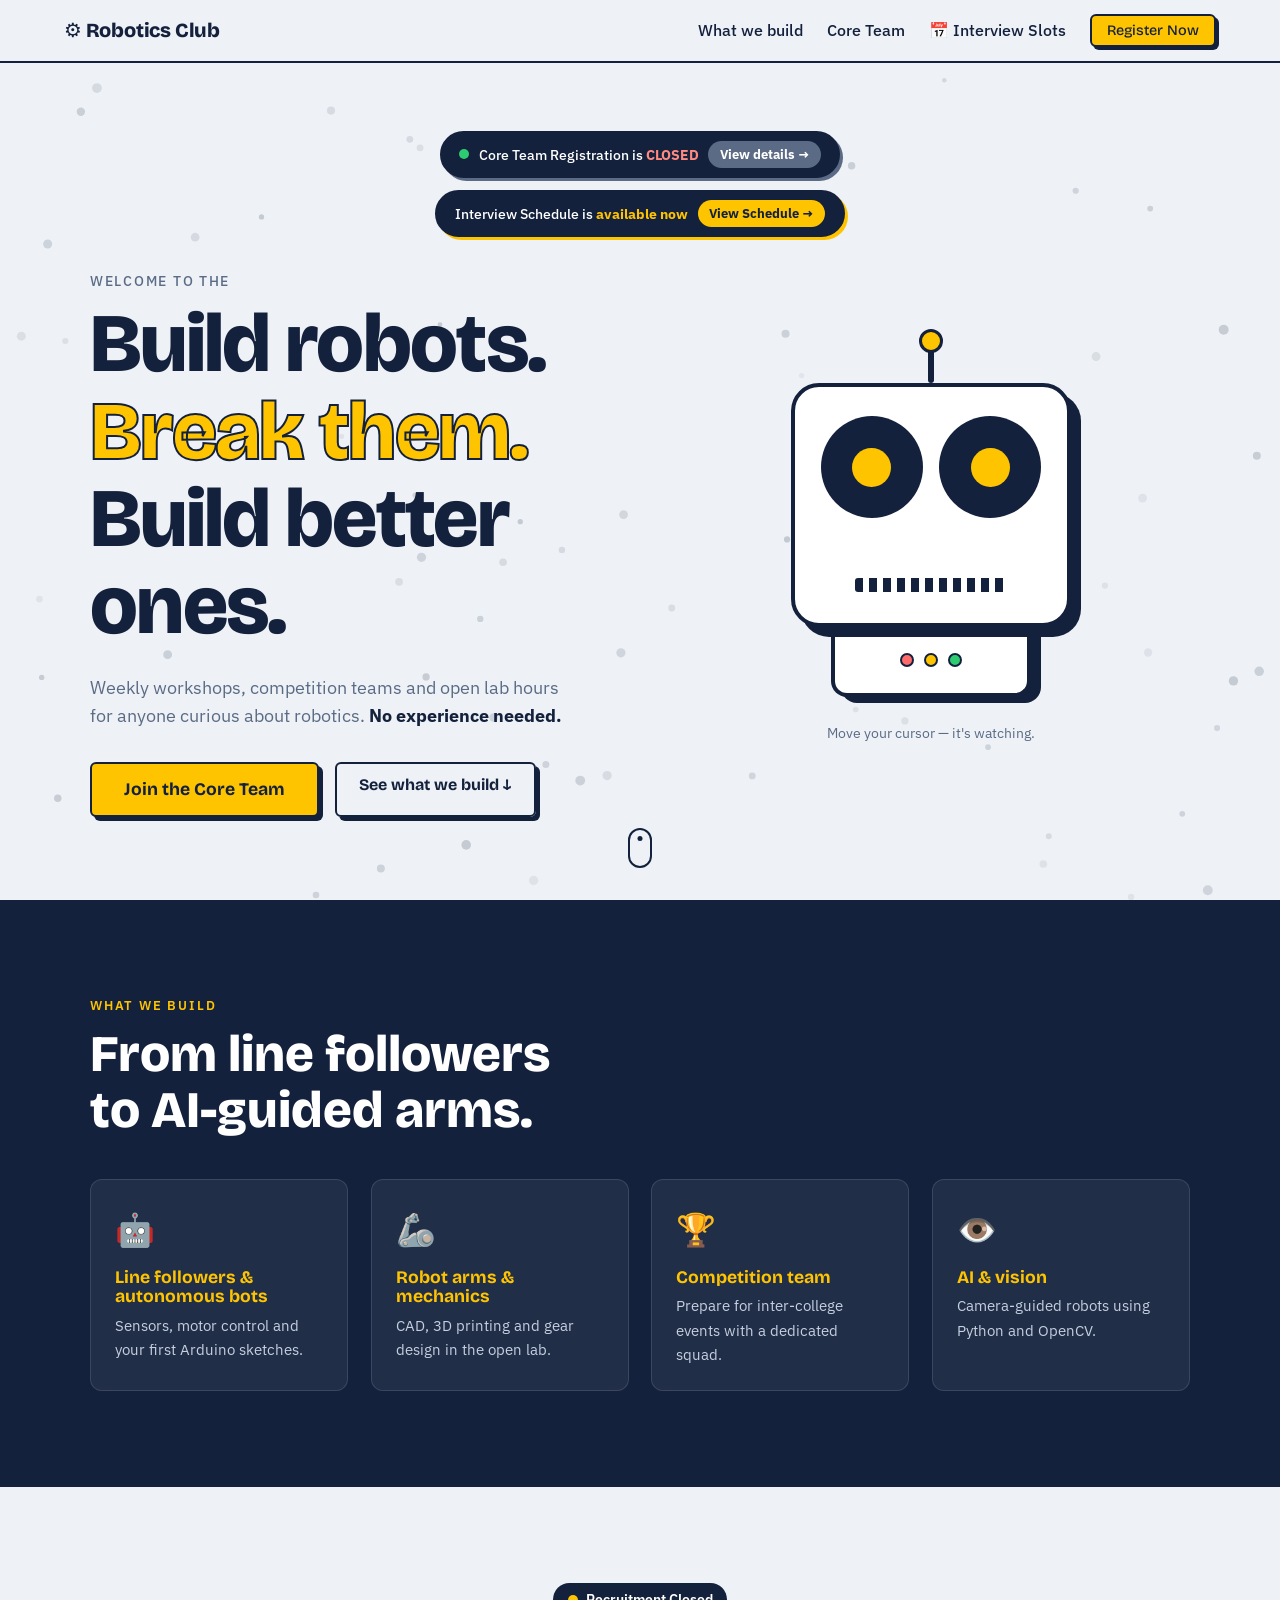
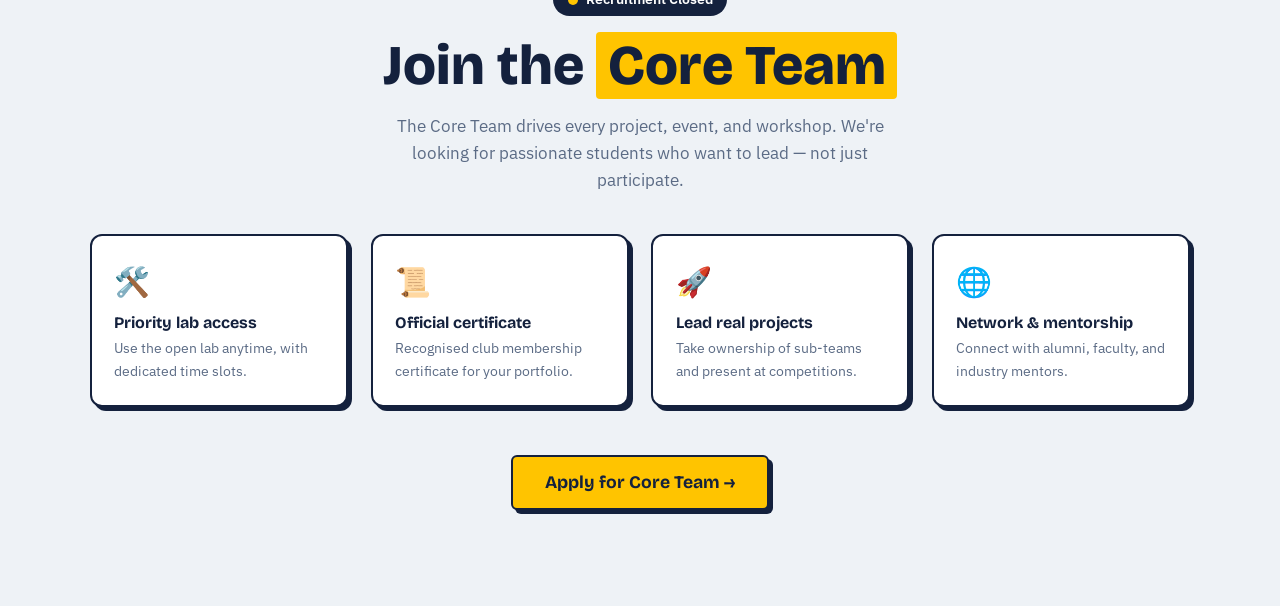
<file: index.html>
<!DOCTYPE html>
<html lang="en" data-theme="light">
<head>
<meta charset="UTF-8">
<meta name="viewport" content="width=device-width, initial-scale=1">
<title>Robotics Club — Build. Break. Build Better.</title>
<link rel="preconnect" href="https://fonts.googleapis.com">
<link href="https://fonts.googleapis.com/css2?family=Bricolage+Grotesque:wght@500;700;800&family=IBM+Plex+Sans:wght@400;500&display=swap" rel="stylesheet">
<link rel="stylesheet" href="landing.css">
<link rel="stylesheet" href="navigation.css">
</head>
<body>

<canvas id="particleCanvas" aria-hidden="true"></canvas>

<!-- ── Nav ── -->
<header class="top">
  <a class="brand" href="index.html">⚙ Robotics Club</a>
  <button class="menu-toggle" type="button" aria-label="Open navigation menu" aria-expanded="false" aria-controls="site-nav">
    <span></span>
    <span></span>
  </button>
  <nav id="site-nav" aria-label="Main navigation">
    <a href="#about">What we build</a>
    <a href="#team">Core Team</a>
    <a href="interview.html">📅 Interview Slots</a>
    <a href="register.html" class="btn small">Register Now</a>
  </nav>
</header>

<!-- ── Hero ── -->
<section class="hero" id="home">

  <div class="announcement-stack">
    <div class="reg-banner reveal" id="registrationBanner" aria-label="Registration open until 11 PM today">
      <span class="pulse-dot"></span>
      <span class="banner-text" id="registrationBannerText">Core Team Registration is&nbsp;<strong>OPEN until 11 PM today</strong></span>
      <a href="register.html" class="banner-cta" id="registrationBannerCta">Apply →</a>
    </div>
    <div class="reg-banner interview-banner reveal" id="interviewAnnouncement" aria-label="Interview schedule will be shared at 4 PM today">
      <span class="banner-text" id="interviewAnnouncementText">Interview Schedule will be shared at <strong>4 PM today</strong></span>
      <a href="interview.html" class="banner-cta" id="interviewAnnouncementCta" hidden>View Schedule →</a>
    </div>
  </div>

  <div class="hero-grid">
    <div class="hero-text">
      <p class="eyebrow reveal reveal-delay-1">Welcome to the</p>
      <h1 class="reveal reveal-delay-2">Build robots.<br><span class="highlight">Break them.</span><br>Build better ones.</h1>
      <p class="sub reveal reveal-delay-3">Weekly workshops, competition teams and open lab hours for anyone curious about robotics. <strong>No experience needed.</strong></p>

      <div class="hero-actions reveal reveal-delay-4">
        <a href="register.html" class="btn big">Join the Core Team</a>
        <a href="#about" class="btn ghost">See what we build ↓</a>
      </div>
    </div>

    <!-- Animated robot -->
    <div class="bot-wrap reveal reveal-delay-3">
      <div class="bot" id="bot" aria-hidden="true">
        <div class="antenna"><span class="antenna-ball"></span></div>
        <div class="head">
          <div class="eye"><span class="pupil"></span></div>
          <div class="eye"><span class="pupil"></span></div>
          <div class="mouth"></div>
        </div>
        <div class="body-bot">
          <div class="chest-light"></div>
          <div class="chest-light"></div>
          <div class="chest-light"></div>
        </div>
      </div>
      <p class="caption">Move your cursor — it's watching.</p>
    </div>
  </div>

  <div class="scroll-hint" aria-hidden="true"><span></span></div>
</section>

<!-- ── What We Build ── -->
<section class="about" id="about">
  <div class="section-inner">
    <p class="section-label">What we build</p>
    <h2>From line followers<br>to AI-guided arms.</h2>
    <div class="tracks">
      <article class="track-card">
        <div class="track-icon">🤖</div>
        <h3>Line followers &amp; autonomous bots</h3>
        <p>Sensors, motor control and your first Arduino sketches.</p>
      </article>
      <article class="track-card">
        <div class="track-icon">🦾</div>
        <h3>Robot arms &amp; mechanics</h3>
        <p>CAD, 3D printing and gear design in the open lab.</p>
      </article>
      <article class="track-card">
        <div class="track-icon">🏆</div>
        <h3>Competition team</h3>
        <p>Prepare for inter-college events with a dedicated squad.</p>
      </article>
      <article class="track-card">
        <div class="track-icon">👁️</div>
        <h3>AI &amp; vision</h3>
        <p>Camera-guided robots using Python and OpenCV.</p>
      </article>
    </div>
  </div>
</section>

<!-- ── Core Team ── -->
<section class="core-team" id="team">
  <div class="section-inner">
    <div class="ct-badge" id="recruitmentBadge">
      <span class="pulse-dot white"></span> <span id="recruitmentBadgeText">Recruitment Open</span>
    </div>
    <h2>Join the <span class="highlight-yellow">Core Team</span></h2>
    <p class="ct-sub">The Core Team drives every project, event, and workshop. We're looking for passionate students who want to lead — not just participate.</p>
    <div class="perks">
      <div class="perk"><span class="perk-icon">🛠️</span><h4>Priority lab access</h4><p>Use the open lab anytime, with dedicated time slots.</p></div>
      <div class="perk"><span class="perk-icon">📜</span><h4>Official certificate</h4><p>Recognised club membership certificate for your portfolio.</p></div>
      <div class="perk"><span class="perk-icon">🚀</span><h4>Lead real projects</h4><p>Take ownership of sub-teams and present at competitions.</p></div>
      <div class="perk"><span class="perk-icon">🌐</span><h4>Network &amp; mentorship</h4><p>Connect with alumni, faculty, and industry mentors.</p></div>
    </div>
    <a href="register.html" class="btn big glow-btn">Apply for Core Team →</a>
  </div>
</section>



<script src="navigation.js"></script>
<script src="registration-status.js?v=20261021-2"></script>
<script src="landing.js"></script>
</body>
</html>
</file>
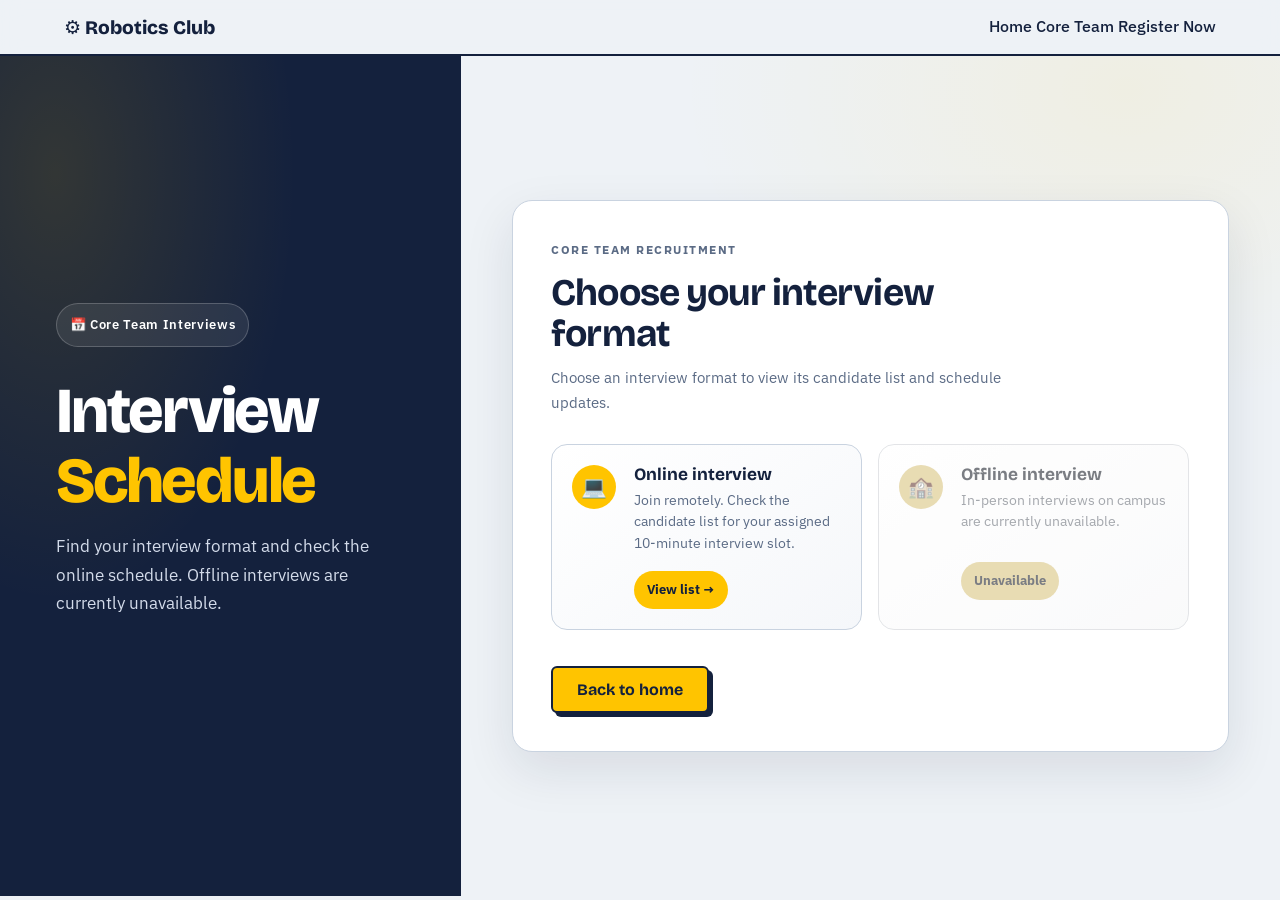
<file: interview.html>
<!DOCTYPE html>
<html lang="en">
<head>
<meta charset="UTF-8">
<meta name="viewport" content="width=device-width, initial-scale=1">
<title>Core Team Interview Slots — Robotics Club</title>
<link rel="preconnect" href="https://fonts.googleapis.com">
<link href="https://fonts.googleapis.com/css2?family=Bricolage+Grotesque:wght@500;700;800&family=IBM+Plex+Sans:wght@400;500&display=swap" rel="stylesheet">
<link rel="stylesheet" href="register.css">
<link rel="stylesheet" href="navigation.css">
<link rel="stylesheet" href="interview.css">
</head>
<body>

<header class="top">
  <a class="brand" href="index.html">⚙ Robotics Club</a>
  <button class="menu-toggle" type="button" aria-label="Open navigation menu" aria-expanded="false" aria-controls="site-nav">
    <span></span>
    <span></span>
  </button>
  <nav id="site-nav" aria-label="Main navigation">
    <a href="index.html">Home</a>
    <a href="index.html#team">Core Team</a>
    <a href="register.html">Register Now</a>
  </nav>
</header>

<main class="page-wrap interview-page">
  <aside class="reg-aside">
    <div class="aside-inner">
      <span class="aside-badge">📅 Core Team Interviews</span>
      <h1>Interview<br><span class="yellow">Schedule</span></h1>
      <p>Find your interview format and check the online schedule. Offline interviews are currently unavailable.</p>
    </div>
  </aside>

  <section class="reg-form-wrap" aria-labelledby="schedule-title">
    <div class="form-card schedule-card">
      <p class="schedule-label">CORE TEAM RECRUITMENT</p>
      <h2 id="schedule-title">Choose your interview format</h2>
      <p class="form-sub">Choose an interview format to view its candidate list and schedule updates.</p>

      <div class="interview-options">
        <a class="interview-option online-option" href="online-interviews.html" aria-label="View online interview candidate list">
          <span class="schedule-icon" aria-hidden="true">💻</span>
          <div>
            <h3>Online interview</h3>
            <p>Join remotely. Check the candidate list for your assigned 10-minute interview slot.</p>
          </div>
          <span class="option-status">View list →</span>
        </a>
        <div class="interview-option offline-option" aria-disabled="true" aria-label="Offline interviews are unavailable">
          <span class="schedule-icon" aria-hidden="true">🏫</span>
          <div>
            <h3>Offline interview</h3>
            <p class="option-summary">In-person interviews on campus are currently unavailable.</p>
          </div>
          <span class="option-status">Unavailable</span>
        </div>
      </div>

      <a href="index.html" class="btn">Back to home</a>
    </div>
  </section>
</main>

<script src="navigation.js"></script>
</body>
</html>
</file>
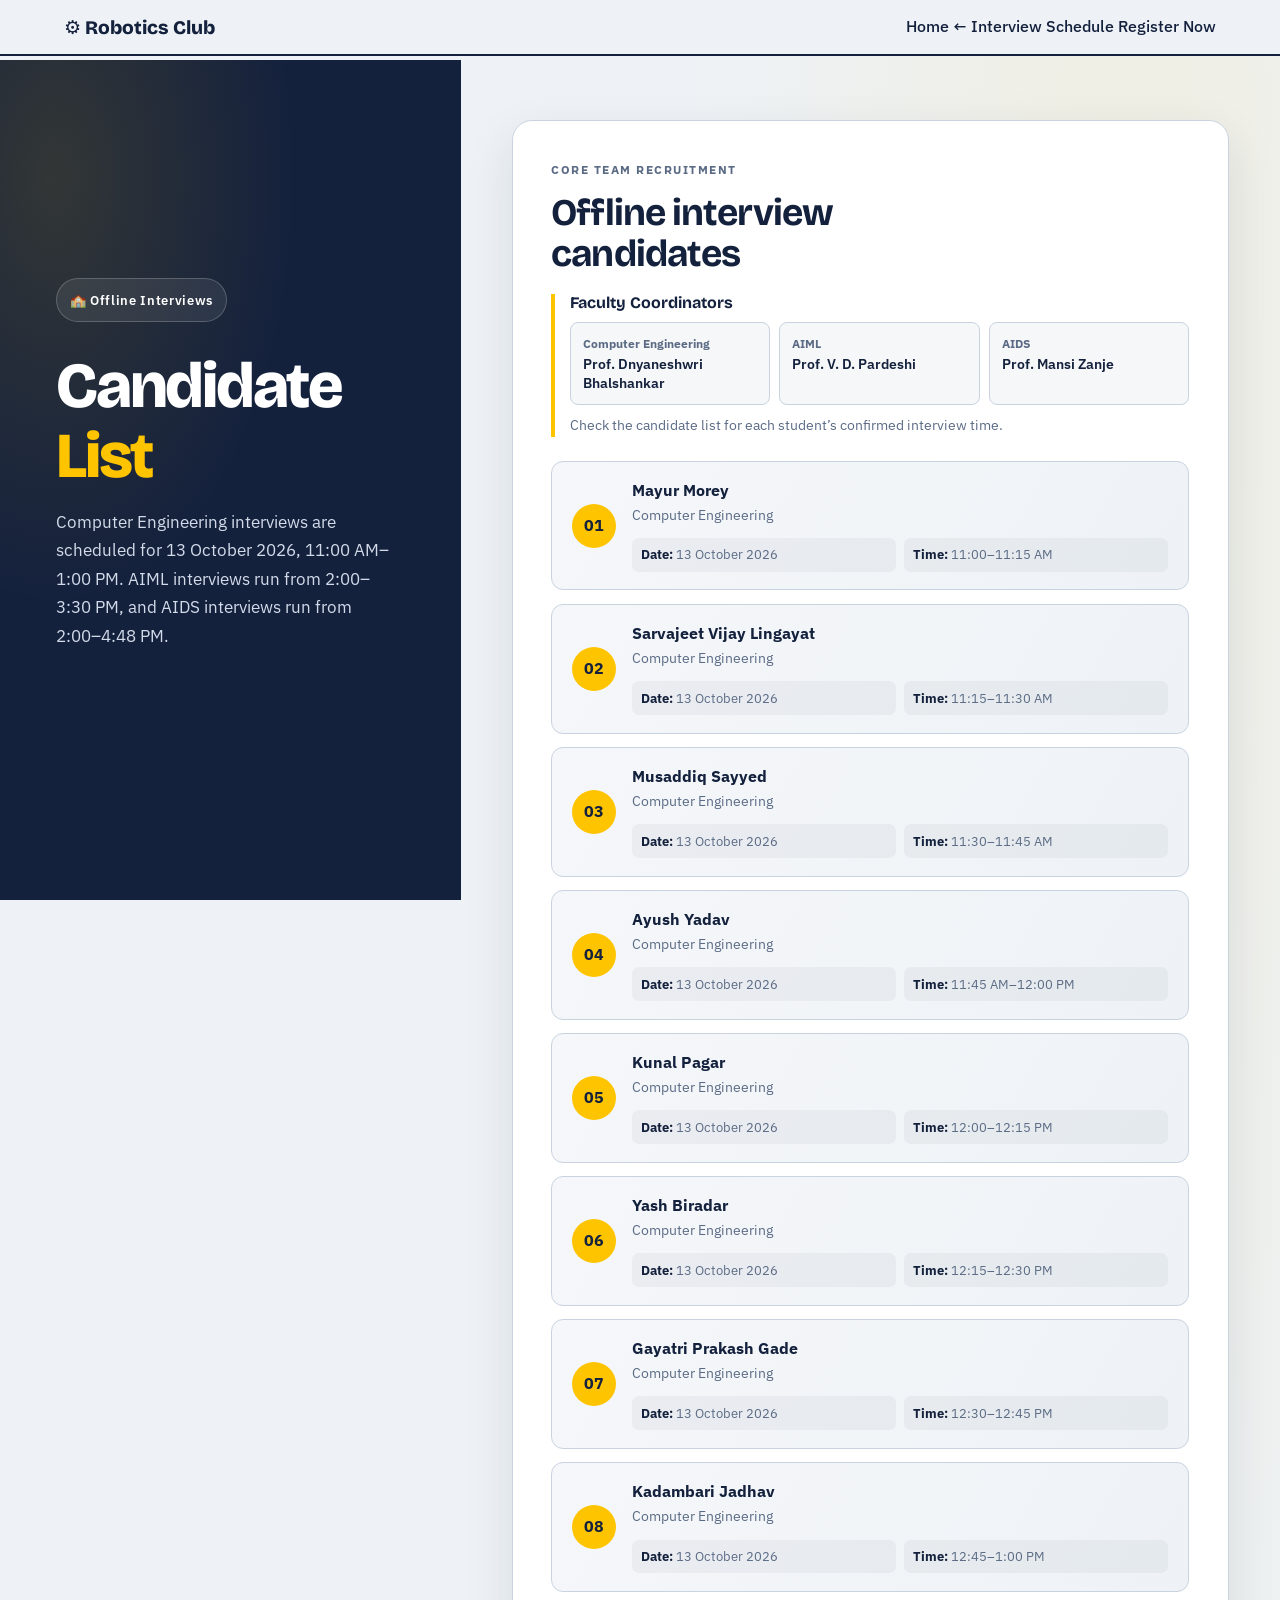
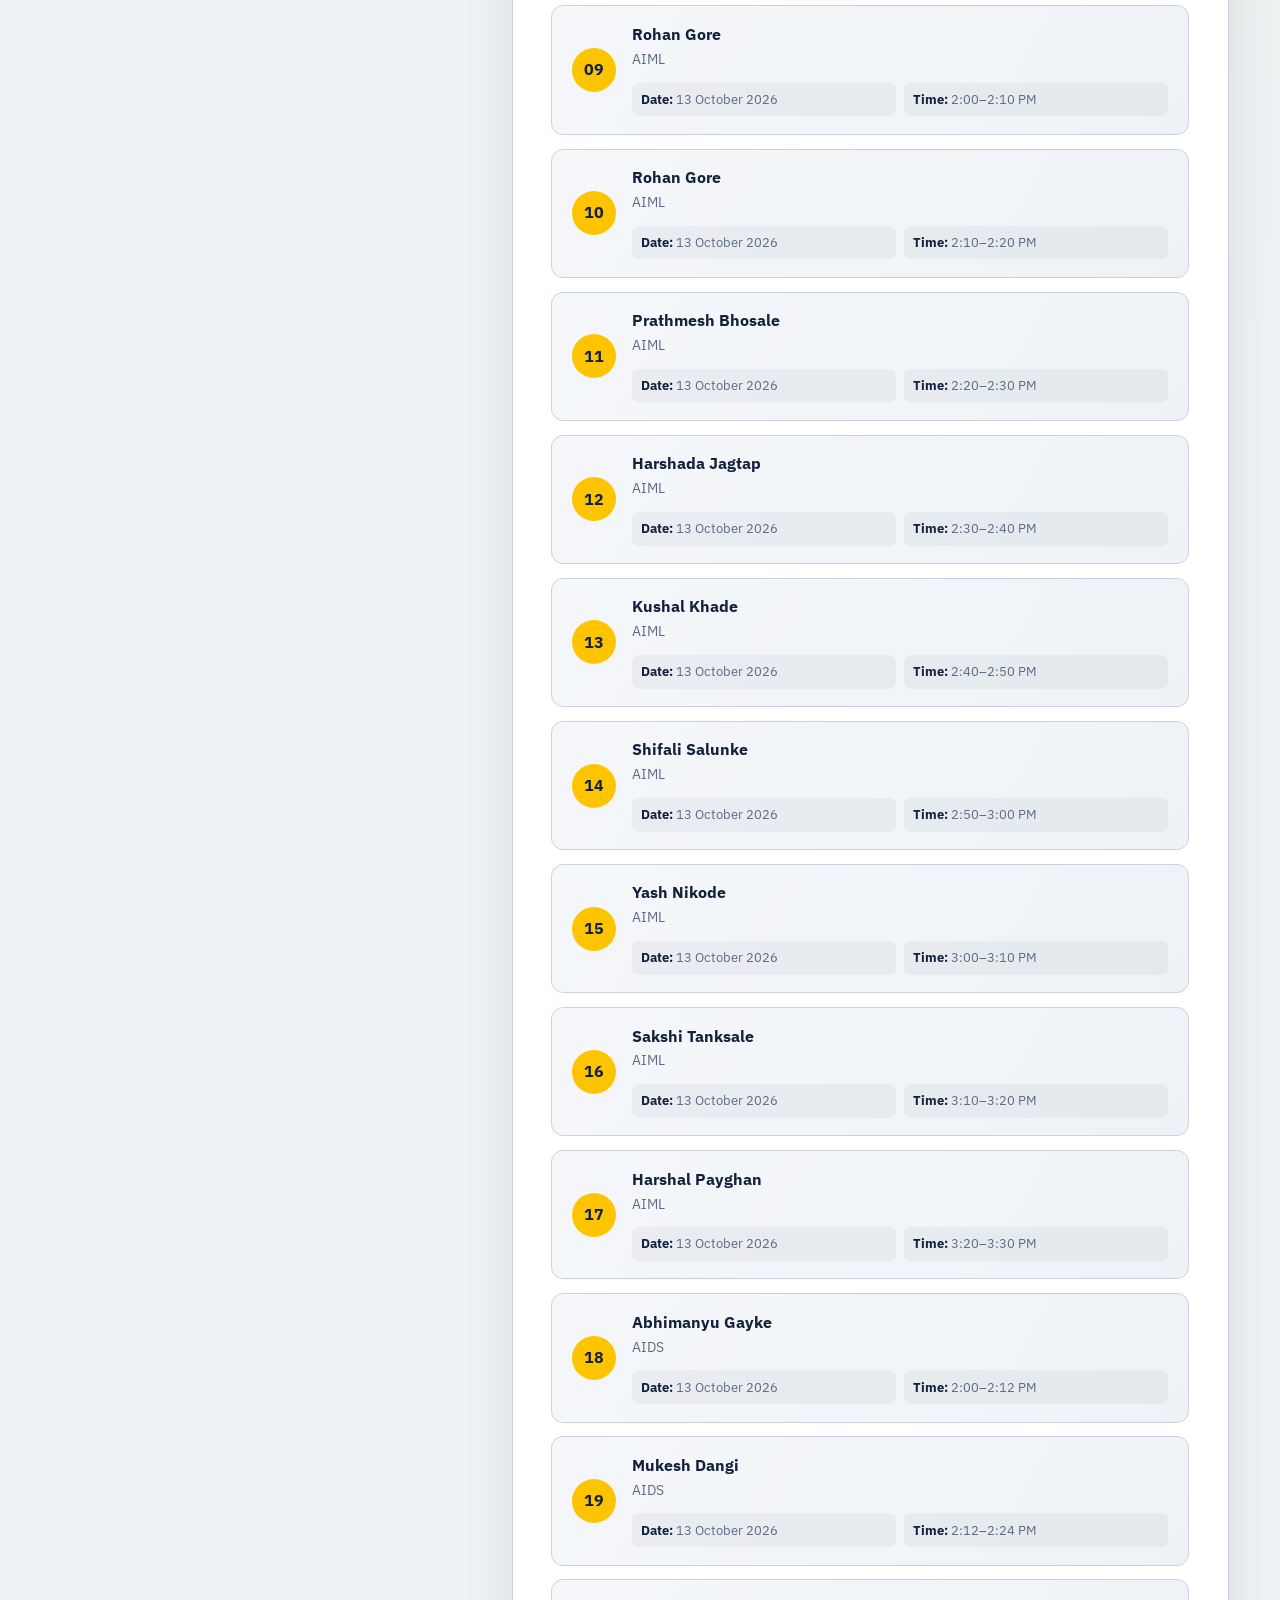
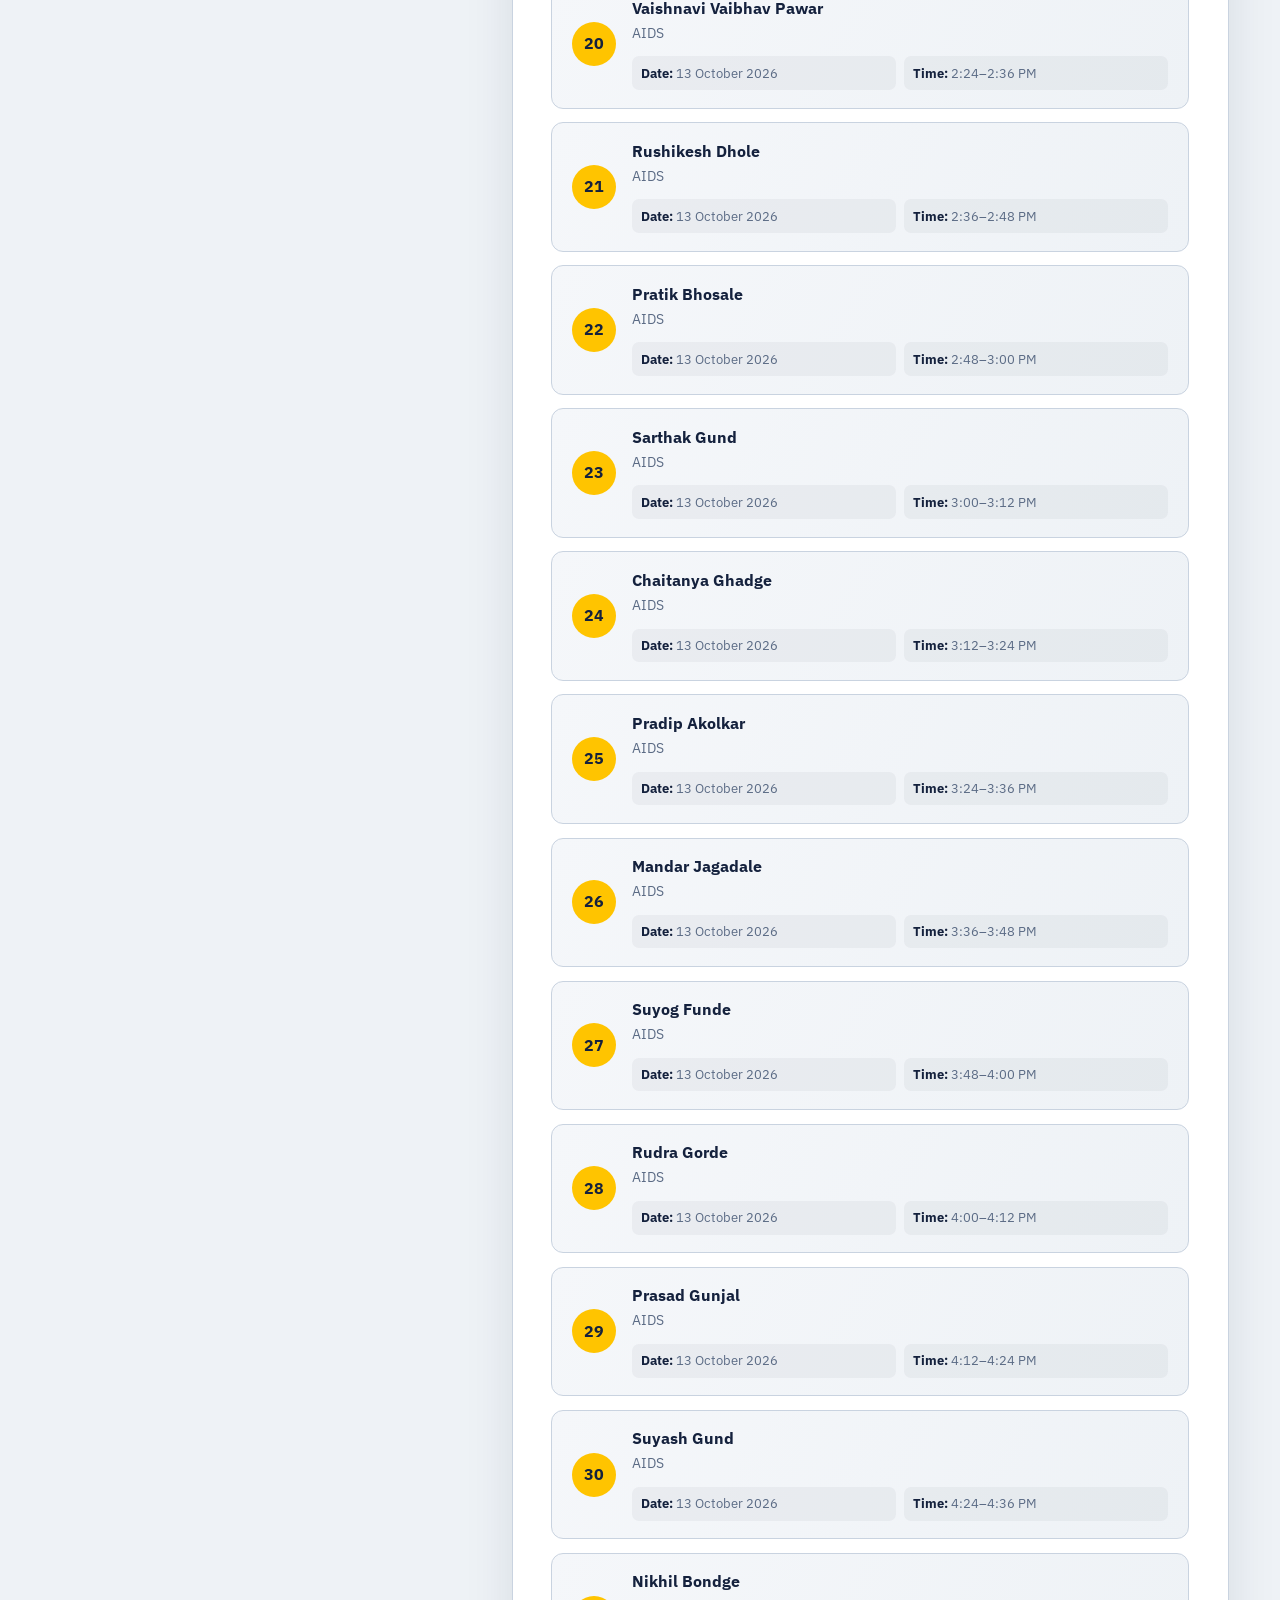
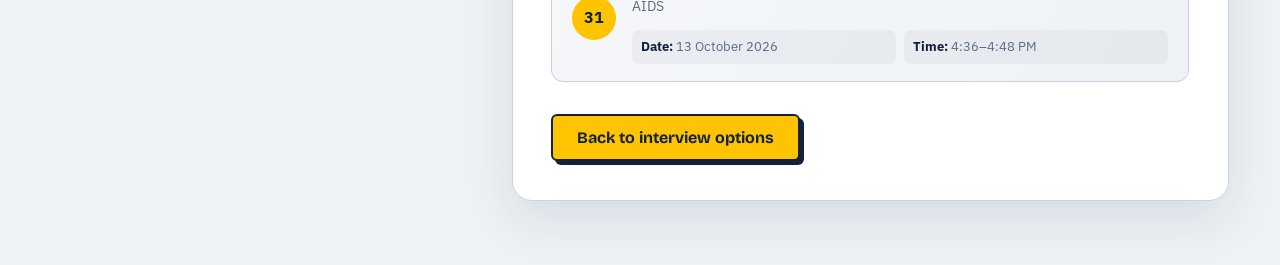
<file: offline-interviews.html>
<!DOCTYPE html>
<html lang="en">
<head>
<meta charset="UTF-8">
<meta name="viewport" content="width=device-width, initial-scale=1">
<title>Offline Interview Candidates — Robotics Club</title>
<link rel="preconnect" href="https://fonts.googleapis.com">
<link href="https://fonts.googleapis.com/css2?family=Bricolage+Grotesque:wght@500;700;800&family=IBM+Plex+Sans:wght@400;500&display=swap" rel="stylesheet">
<link rel="stylesheet" href="register.css">
<link rel="stylesheet" href="navigation.css">
<link rel="stylesheet" href="interview.css">
</head>
<body>

<header class="top">
  <a class="brand" href="index.html">⚙ Robotics Club</a>
  <button class="menu-toggle" type="button" aria-label="Open navigation menu" aria-expanded="false" aria-controls="site-nav">
    <span></span>
    <span></span>
  </button>
  <nav id="site-nav" aria-label="Main navigation">
    <a href="index.html">Home</a>
    <a href="interview.html">← Interview Schedule</a>
    <a href="register.html">Register Now</a>
  </nav>
</header>

<main class="page-wrap interview-page">
  <aside class="reg-aside">
    <div class="aside-inner">
      <span class="aside-badge">🏫 Offline Interviews</span>
      <h1>Candidate<br><span class="yellow">List</span></h1>
      <p>Computer Engineering interviews are scheduled for 13 October 2026, 11:00 AM–1:00 PM. AIML interviews run from 2:00–3:30 PM, and AIDS interviews run from 2:00–4:48 PM.</p>
    </div>
  </aside>

  <section class="reg-form-wrap" aria-labelledby="candidate-title">
    <div class="form-card schedule-card">
      <p class="schedule-label">CORE TEAM RECRUITMENT</p>
      <h2 id="candidate-title">Offline interview candidates</h2>
      <section class="coordinator-summary" aria-labelledby="coordinator-title">
        <h3 id="coordinator-title">Faculty Coordinators</h3>
        <dl class="coordinator-list">
          <div>
            <dt>Computer Engineering</dt>
            <dd>Prof. Dnyaneshwri Bhalshankar</dd>
          </div>
          <div>
            <dt>AIML</dt>
            <dd>Prof. V. D. Pardeshi</dd>
          </div>
          <div>
            <dt>AIDS</dt>
            <dd>Prof. Mansi Zanje</dd>
          </div>
        </dl>
        <p class="form-sub coordinator-note">Check the candidate list for each student’s confirmed interview time.</p>
      </section>

      <ol class="online-candidate-list">
        <li>
          <span class="candidate-number">01</span>
          <div class="candidate-info">
            <strong>Mayur Morey</strong>
            <span>Computer Engineering</span>
            <div class="candidate-schedule">
              <span><strong>Date:</strong> 13 October 2026</span>
              <span><strong>Time:</strong> 11:00–11:15 AM</span>
            </div>
          </div>
        </li>
        <li>
          <span class="candidate-number">02</span>
          <div class="candidate-info">
            <strong>Sarvajeet Vijay Lingayat</strong>
            <span>Computer Engineering</span>
            <div class="candidate-schedule">
              <span><strong>Date:</strong> 13 October 2026</span>
              <span><strong>Time:</strong> 11:15–11:30 AM</span>
            </div>
          </div>
        </li>
        <li>
          <span class="candidate-number">03</span>
          <div class="candidate-info">
            <strong>Musaddiq Sayyed</strong>
            <span>Computer Engineering</span>
            <div class="candidate-schedule">
              <span><strong>Date:</strong> 13 October 2026</span>
              <span><strong>Time:</strong> 11:30–11:45 AM</span>
            </div>
          </div>
        </li>
        <li>
          <span class="candidate-number">04</span>
          <div class="candidate-info">
            <strong>Ayush Yadav</strong>
            <span>Computer Engineering</span>
            <div class="candidate-schedule">
              <span><strong>Date:</strong> 13 October 2026</span>
              <span><strong>Time:</strong> 11:45 AM–12:00 PM</span>
            </div>
          </div>
        </li>
        <li>
          <span class="candidate-number">05</span>
          <div class="candidate-info">
            <strong>Kunal Pagar</strong>
            <span>Computer Engineering</span>
            <div class="candidate-schedule">
              <span><strong>Date:</strong> 13 October 2026</span>
              <span><strong>Time:</strong> 12:00–12:15 PM</span>
            </div>
          </div>
        </li>
        <li>
          <span class="candidate-number">06</span>
          <div class="candidate-info">
            <strong>Yash Biradar</strong>
            <span>Computer Engineering</span>
            <div class="candidate-schedule">
              <span><strong>Date:</strong> 13 October 2026</span>
              <span><strong>Time:</strong> 12:15–12:30 PM</span>
            </div>
          </div>
        </li>
        <li>
          <span class="candidate-number">07</span>
          <div class="candidate-info">
            <strong>Gayatri Prakash Gade</strong>
            <span>Computer Engineering</span>
            <div class="candidate-schedule">
              <span><strong>Date:</strong> 13 October 2026</span>
              <span><strong>Time:</strong> 12:30–12:45 PM</span>
            </div>
          </div>
        </li>
        <li>
          <span class="candidate-number">08</span>
          <div class="candidate-info">
            <strong>Kadambari Jadhav</strong>
            <span>Computer Engineering</span>
            <div class="candidate-schedule">
              <span><strong>Date:</strong> 13 October 2026</span>
              <span><strong>Time:</strong> 12:45–1:00 PM</span>
            </div>
          </div>
        </li>
        <li>
          <span class="candidate-number">09</span>
          <div class="candidate-info">
            <strong>Rohan Gore</strong>
            <span>AIML</span>
            <div class="candidate-schedule">
              <span><strong>Date:</strong> 13 October 2026</span>
              <span><strong>Time:</strong> 2:00–2:10 PM</span>
            </div>
          </div>
        </li>
        <li>
          <span class="candidate-number">10</span>
          <div class="candidate-info">
            <strong>Rohan Gore</strong>
            <span>AIML</span>
            <div class="candidate-schedule">
              <span><strong>Date:</strong> 13 October 2026</span>
              <span><strong>Time:</strong> 2:10–2:20 PM</span>
            </div>
          </div>
        </li>
        <li>
          <span class="candidate-number">11</span>
          <div class="candidate-info">
            <strong>Prathmesh Bhosale</strong>
            <span>AIML</span>
            <div class="candidate-schedule">
              <span><strong>Date:</strong> 13 October 2026</span>
              <span><strong>Time:</strong> 2:20–2:30 PM</span>
            </div>
          </div>
        </li>
        <li>
          <span class="candidate-number">12</span>
          <div class="candidate-info">
            <strong>Harshada Jagtap</strong>
            <span>AIML</span>
            <div class="candidate-schedule">
              <span><strong>Date:</strong> 13 October 2026</span>
              <span><strong>Time:</strong> 2:30–2:40 PM</span>
            </div>
          </div>
        </li>
        <li>
          <span class="candidate-number">13</span>
          <div class="candidate-info">
            <strong>Kushal Khade</strong>
            <span>AIML</span>
            <div class="candidate-schedule">
              <span><strong>Date:</strong> 13 October 2026</span>
              <span><strong>Time:</strong> 2:40–2:50 PM</span>
            </div>
          </div>
        </li>
        <li>
          <span class="candidate-number">14</span>
          <div class="candidate-info">
            <strong>Shifali Salunke</strong>
            <span>AIML</span>
            <div class="candidate-schedule">
              <span><strong>Date:</strong> 13 October 2026</span>
              <span><strong>Time:</strong> 2:50–3:00 PM</span>
            </div>
          </div>
        </li>
        <li>
          <span class="candidate-number">15</span>
          <div class="candidate-info">
            <strong>Yash Nikode</strong>
            <span>AIML</span>
            <div class="candidate-schedule">
              <span><strong>Date:</strong> 13 October 2026</span>
              <span><strong>Time:</strong> 3:00–3:10 PM</span>
            </div>
          </div>
        </li>
        <li>
          <span class="candidate-number">16</span>
          <div class="candidate-info">
            <strong>Sakshi Tanksale</strong>
            <span>AIML</span>
            <div class="candidate-schedule">
              <span><strong>Date:</strong> 13 October 2026</span>
              <span><strong>Time:</strong> 3:10–3:20 PM</span>
            </div>
          </div>
        </li>
        <li>
          <span class="candidate-number">17</span>
          <div class="candidate-info">
            <strong>Harshal Payghan</strong>
            <span>AIML</span>
            <div class="candidate-schedule">
              <span><strong>Date:</strong> 13 October 2026</span>
              <span><strong>Time:</strong> 3:20–3:30 PM</span>
            </div>
          </div>
        </li>
        <li>
          <span class="candidate-number">18</span>
          <div class="candidate-info">
            <strong>Abhimanyu Gayke</strong>
            <span>AIDS</span>
            <div class="candidate-schedule">
              <span><strong>Date:</strong> 13 October 2026</span>
              <span><strong>Time:</strong> 2:00–2:12 PM</span>
            </div>
          </div>
        </li>
        <li>
          <span class="candidate-number">19</span>
          <div class="candidate-info">
            <strong>Mukesh Dangi</strong>
            <span>AIDS</span>
            <div class="candidate-schedule">
              <span><strong>Date:</strong> 13 October 2026</span>
              <span><strong>Time:</strong> 2:12–2:24 PM</span>
            </div>
          </div>
        </li>
        <li>
          <span class="candidate-number">20</span>
          <div class="candidate-info">
            <strong>Vaishnavi Vaibhav Pawar</strong>
            <span>AIDS</span>
            <div class="candidate-schedule">
              <span><strong>Date:</strong> 13 October 2026</span>
              <span><strong>Time:</strong> 2:24–2:36 PM</span>
            </div>
          </div>
        </li>
        <li>
          <span class="candidate-number">21</span>
          <div class="candidate-info">
            <strong>Rushikesh Dhole</strong>
            <span>AIDS</span>
            <div class="candidate-schedule">
              <span><strong>Date:</strong> 13 October 2026</span>
              <span><strong>Time:</strong> 2:36–2:48 PM</span>
            </div>
          </div>
        </li>
        <li>
          <span class="candidate-number">22</span>
          <div class="candidate-info">
            <strong>Pratik Bhosale</strong>
            <span>AIDS</span>
            <div class="candidate-schedule">
              <span><strong>Date:</strong> 13 October 2026</span>
              <span><strong>Time:</strong> 2:48–3:00 PM</span>
            </div>
          </div>
        </li>
        <li>
          <span class="candidate-number">23</span>
          <div class="candidate-info">
            <strong>Sarthak Gund</strong>
            <span>AIDS</span>
            <div class="candidate-schedule">
              <span><strong>Date:</strong> 13 October 2026</span>
              <span><strong>Time:</strong> 3:00–3:12 PM</span>
            </div>
          </div>
        </li>
        <li>
          <span class="candidate-number">24</span>
          <div class="candidate-info">
            <strong>Chaitanya Ghadge</strong>
            <span>AIDS</span>
            <div class="candidate-schedule">
              <span><strong>Date:</strong> 13 October 2026</span>
              <span><strong>Time:</strong> 3:12–3:24 PM</span>
            </div>
          </div>
        </li>
        <li>
          <span class="candidate-number">25</span>
          <div class="candidate-info">
            <strong>Pradip Akolkar</strong>
            <span>AIDS</span>
            <div class="candidate-schedule">
              <span><strong>Date:</strong> 13 October 2026</span>
              <span><strong>Time:</strong> 3:24–3:36 PM</span>
            </div>
          </div>
        </li>
        <li>
          <span class="candidate-number">26</span>
          <div class="candidate-info">
            <strong>Mandar Jagadale</strong>
            <span>AIDS</span>
            <div class="candidate-schedule">
              <span><strong>Date:</strong> 13 October 2026</span>
              <span><strong>Time:</strong> 3:36–3:48 PM</span>
            </div>
          </div>
        </li>
        <li>
          <span class="candidate-number">27</span>
          <div class="candidate-info">
            <strong>Suyog Funde</strong>
            <span>AIDS</span>
            <div class="candidate-schedule">
              <span><strong>Date:</strong> 13 October 2026</span>
              <span><strong>Time:</strong> 3:48–4:00 PM</span>
            </div>
          </div>
        </li>
        <li>
          <span class="candidate-number">28</span>
          <div class="candidate-info">
            <strong>Rudra Gorde</strong>
            <span>AIDS</span>
            <div class="candidate-schedule">
              <span><strong>Date:</strong> 13 October 2026</span>
              <span><strong>Time:</strong> 4:00–4:12 PM</span>
            </div>
          </div>
        </li>
        <li>
          <span class="candidate-number">29</span>
          <div class="candidate-info">
            <strong>Prasad Gunjal</strong>
            <span>AIDS</span>
            <div class="candidate-schedule">
              <span><strong>Date:</strong> 13 October 2026</span>
              <span><strong>Time:</strong> 4:12–4:24 PM</span>
            </div>
          </div>
        </li>
        <li>
          <span class="candidate-number">30</span>
          <div class="candidate-info">
            <strong>Suyash Gund</strong>
            <span>AIDS</span>
            <div class="candidate-schedule">
              <span><strong>Date:</strong> 13 October 2026</span>
              <span><strong>Time:</strong> 4:24–4:36 PM</span>
            </div>
          </div>
        </li>
        <li>
          <span class="candidate-number">31</span>
          <div class="candidate-info">
            <strong>Nikhil Bondge</strong>
            <span>AIDS</span>
            <div class="candidate-schedule">
              <span><strong>Date:</strong> 13 October 2026</span>
              <span><strong>Time:</strong> 4:36–4:48 PM</span>
            </div>
          </div>
        </li>
      </ol>

      <a href="interview.html" class="btn">Back to interview options</a>
    </div>
  </section>
</main>

<script src="navigation.js"></script>
</body>
</html>
</file>
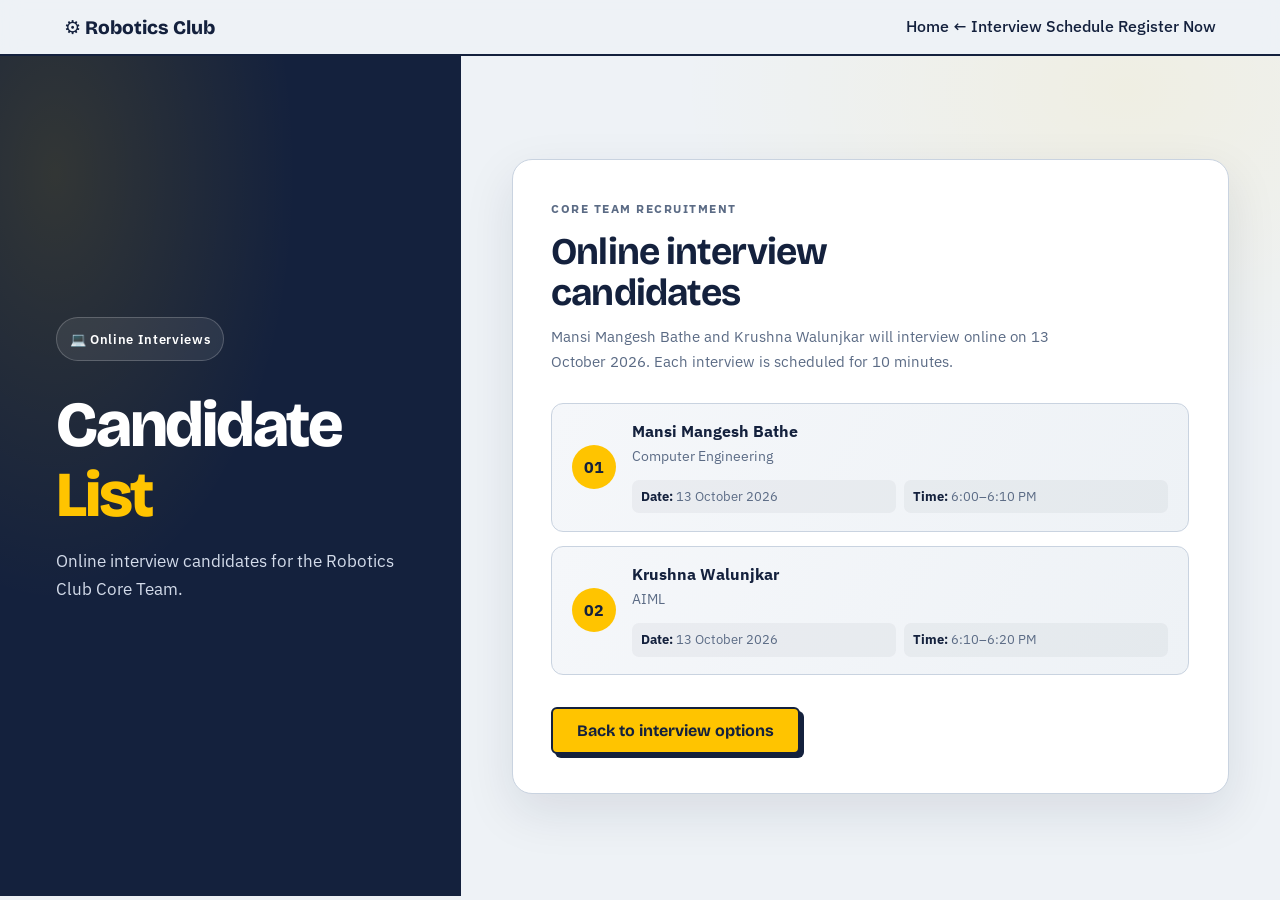
<file: online-interviews.html>
<!DOCTYPE html>
<html lang="en">
<head>
<meta charset="UTF-8">
<meta name="viewport" content="width=device-width, initial-scale=1">
<title>Online Interview Candidates — Robotics Club</title>
<link rel="preconnect" href="https://fonts.googleapis.com">
<link href="https://fonts.googleapis.com/css2?family=Bricolage+Grotesque:wght@500;700;800&family=IBM+Plex+Sans:wght@400;500&display=swap" rel="stylesheet">
<link rel="stylesheet" href="register.css">
<link rel="stylesheet" href="navigation.css">
<link rel="stylesheet" href="interview.css">
</head>
<body>

<header class="top">
  <a class="brand" href="index.html">⚙ Robotics Club</a>
  <button class="menu-toggle" type="button" aria-label="Open navigation menu" aria-expanded="false" aria-controls="site-nav">
    <span></span>
    <span></span>
  </button>
  <nav id="site-nav" aria-label="Main navigation">
    <a href="index.html">Home</a>
    <a href="interview.html">← Interview Schedule</a>
    <a href="register.html">Register Now</a>
  </nav>
</header>

<main class="page-wrap interview-page">
  <aside class="reg-aside">
    <div class="aside-inner">
      <span class="aside-badge">💻 Online Interviews</span>
      <h1>Candidate<br><span class="yellow">List</span></h1>
      <p>Online interview candidates for the Robotics Club Core Team.</p>
    </div>
  </aside>

  <section class="reg-form-wrap" aria-labelledby="candidate-title">
    <div class="form-card schedule-card">
      <p class="schedule-label">CORE TEAM RECRUITMENT</p>
      <h2 id="candidate-title">Online interview candidates</h2>
      <p class="form-sub">Mansi Mangesh Bathe and Krushna Walunjkar will interview online on 13 October 2026. Each interview is scheduled for 10 minutes.</p>

      <ol class="online-candidate-list">
        <li>
          <span class="candidate-number">01</span>
          <div class="candidate-info">
            <strong>Mansi Mangesh Bathe</strong>
            <span>Computer Engineering</span>
            <div class="candidate-schedule">
              <span><strong>Date:</strong> 13 October 2026</span>
              <span><strong>Time:</strong> 6:00–6:10 PM</span>
            </div>
          </div>
        </li>
        <li>
          <span class="candidate-number">02</span>
          <div class="candidate-info">
            <strong>Krushna Walunjkar</strong>
            <span>AIML</span>
            <div class="candidate-schedule">
              <span><strong>Date:</strong> 13 October 2026</span>
              <span><strong>Time:</strong> 6:10–6:20 PM</span>
            </div>
          </div>
        </li>
      </ol>

      <a href="interview.html" class="btn">Back to interview options</a>
    </div>
  </section>
</main>

<script src="navigation.js"></script>
</body>
</html>
</file>
<file: landing.css>
/* ════════════════════════════════════════
   ROOT & RESET
════════════════════════════════════════ */
:root {
  --paper:   #eef2f6;
  --ink:     #14213d;
  --steel:   #5b6b85;
  --line:    #c9d3e0;
  --signal:  #ffc400;
  --white:   #fff;
  --err:     #b3261e;
  --green:   #2ecc71;
  --radius:  12px;
}
*, *::before, *::after { box-sizing: border-box; margin: 0; }
html { scroll-behavior: smooth; }
body {
  font-family: "IBM Plex Sans", system-ui, sans-serif;
  background: var(--paper);
  color: var(--ink);
  line-height: 1.6;
}
h1,h2,h3,h4,.brand {
  font-family: "Bricolage Grotesque", system-ui, sans-serif;
  line-height: 1.1;
}
a { color: inherit; text-decoration: none; }
:focus-visible { outline: 3px solid var(--ink); outline-offset: 3px; }

/* ── Particle canvas ── */
#particleCanvas {
  position: fixed; inset: 0;
  width: 100%; height: 100%;
  pointer-events: none;
  z-index: 0;
  opacity: .35;
}

/* ════════════════════════════════════════
   BUTTONS
════════════════════════════════════════ */
.btn {
  display: inline-block;
  background: var(--signal);
  color: var(--ink);
  font: 700 1rem "Bricolage Grotesque", sans-serif;
  border: 2.5px solid var(--ink);
  padding: .7rem 1.4rem;
  border-radius: 6px;
  cursor: pointer;
  box-shadow: 4px 4px 0 var(--ink);
  transition: transform .12s, box-shadow .12s;
}
.btn:hover { transform: translate(2px,2px); box-shadow: 2px 2px 0 var(--ink); }
.btn.small { padding: .35rem .95rem; font-size: .9rem; box-shadow: 3px 3px 0 var(--ink); }
.btn.big   { padding: .95rem 2rem; font-size: 1.1rem; }
.btn.ghost {
  background: transparent;
  color: var(--ink);
  box-shadow: 4px 4px 0 var(--ink);
}
.btn.ghost:hover { transform: translate(2px,2px); box-shadow: 2px 2px 0 var(--ink); }
.glow-btn {
  animation: glowPulse 2.4s ease-in-out infinite;
}
@keyframes glowPulse {
  0%,100% { box-shadow: 4px 4px 0 var(--ink), 0 0 0 0 rgba(255,196,0,.5); }
  50%      { box-shadow: 4px 4px 0 var(--ink), 0 0 22px 6px rgba(255,196,0,.55); }
}

/* ════════════════════════════════════════
   NAV
════════════════════════════════════════ */
.top {
  position: fixed; top: 0; left: 0; right: 0;
  z-index: 50;
  display: flex;
  justify-content: space-between;
  align-items: center;
  padding: .9rem clamp(1rem,5vw,4rem);
  background: rgba(238,242,246,.88);
  backdrop-filter: blur(10px);
  border-bottom: 2px solid var(--ink);
  transition: background .3s;
}
.brand { font-weight: 800; font-size: 1.25rem; letter-spacing: -.01em; }
.top nav { display: flex; gap: 1.5rem; align-items: center; }
.top nav a { font-weight: 500; transition: opacity .15s; }
.top nav a:hover { opacity: .65; }

/* ════════════════════════════════════════
   REGISTRATION OPEN BANNER
════════════════════════════════════════ */
.reg-banner {
  display: inline-flex;
  align-items: center;
  gap: .6rem;
  background: var(--ink);
  color: var(--white);
  padding: .5rem 1.1rem;
  border-radius: 999px;
  font-size: .9rem;
  font-weight: 500;
  margin-bottom: 2rem;
  border: 2px solid var(--ink);
  box-shadow: 3px 3px 0 var(--signal);
  animation: bannerFloat 3s ease-in-out infinite;
}
@keyframes bannerFloat {
  0%,100% { transform: translateY(0); }
  50%      { transform: translateY(-5px); }
}
.banner-text strong { color: var(--signal); }
.banner-cta {
  background: var(--signal);
  color: var(--ink);
  font-weight: 700;
  padding: .2rem .7rem;
  border-radius: 999px;
  font-size: .82rem;
  transition: transform .12s;
}
.banner-cta:hover { transform: scale(1.05); }
.reg-banner.closed { box-shadow: 3px 3px 0 var(--steel); }
.reg-banner.closed .banner-text strong { color: #ff8a80; }
.reg-banner.closed .banner-cta { background: var(--steel); color: var(--white); }
.announcement-stack {
  display: flex;
  flex-direction: column;
  align-items: center;
  gap: .75rem;
  margin-bottom: 2rem;
}
.announcement-stack .reg-banner { margin-bottom: 0; }
.interview-banner { animation-delay: .15s; }
.interview-banner .banner-text strong { color: var(--signal); }
.interview-banner .banner-cta { background: var(--signal); color: var(--ink); }

/* Pulse dot */
.pulse-dot {
  display: inline-block;
  width: 10px; height: 10px;
  background: var(--green);
  border-radius: 50%;
  flex-shrink: 0;
  animation: dotPulse 1.6s ease-in-out infinite;
}
.pulse-dot.white { background: var(--signal); }
@keyframes dotPulse {
  0%,100% { box-shadow: 0 0 0 0 rgba(46,204,113,.7); }
  50%      { box-shadow: 0 0 0 6px rgba(46,204,113,0); }
}

/* ════════════════════════════════════════
   HERO
════════════════════════════════════════ */
.hero {
  position: relative;
  z-index: 1;
  min-height: 100vh;
  display: flex;
  flex-direction: column;
  align-items: center;
  justify-content: center;
  padding: 7rem clamp(1rem,6vw,5rem) 4rem;
  text-align: center;
}
.hero-grid {
  display: grid;
  grid-template-columns: 1fr 1fr;
  gap: 4rem;
  align-items: center;
  max-width: 1100px;
  width: 100%;
  text-align: left;
}
.eyebrow {
  font-size: .9rem;
  font-weight: 500;
  letter-spacing: .12em;
  text-transform: uppercase;
  color: var(--steel);
  margin-bottom: .5rem;
}
h1 {
  font-size: clamp(2.25rem,6.5vw,5.2rem);
  font-weight: 800;
  letter-spacing: -.02em;
  margin-bottom: 1.5rem;
  line-height: 1.05;
}
.highlight { color: var(--signal); -webkit-text-stroke: 2px var(--ink); }
.sub {
  max-width: 44ch;
  font-size: 1.1rem;
  color: var(--steel);
  margin-bottom: 2rem;
}
.sub strong { color: var(--ink); }
.hero-actions { display: flex; gap: 1rem; flex-wrap: wrap; }

/* ── Robot ── */
.bot-wrap {
  display: flex;
  flex-direction: column;
  align-items: center;
  animation: botFloat 4s ease-in-out infinite;
}
@keyframes botFloat {
  0%,100% { transform: translateY(0); }
  50%      { transform: translateY(-14px); }
}
.bot { display: flex; flex-direction: column; align-items: center; }
.antenna {
  width: 6px; height: 40px;
  background: var(--ink);
  border-radius: 3px;
  position: relative;
}
.antenna-ball {
  position: absolute;
  top: -14px; left: -9px;
  width: 24px; height: 24px;
  border-radius: 50%;
  background: var(--signal);
  border: 3px solid var(--ink);
  animation: blink 2.4s infinite;
}
@keyframes blink { 0%,90%,100%{opacity:1} 95%{opacity:.1} }
.head {
  width: min(280px,75vw);
  aspect-ratio: 1.15;
  background: var(--white);
  border: 4px solid var(--ink);
  border-radius: 28px;
  box-shadow: 10px 10px 0 var(--ink);
  display: grid;
  grid-template-columns: minmax(0,1fr) minmax(0,1fr);
  gap: 1rem;
  padding: 1.8rem 1.6rem 0;
  align-content: start;
  position: relative;
}
.eye {
  aspect-ratio: 1;
  background: var(--ink);
  border-radius: 50%;
  position: relative;
  overflow: hidden;
}
.pupil {
  position: absolute;
  width: 38%; height: 38%;
  background: var(--signal);
  border-radius: 50%;
  left: 31%; top: 31%;
  transition: transform .05s;
}
.mouth {
  position: absolute;
  left: 22%; right: 22%; bottom: 13%;
  height: 14px;
  background: repeating-linear-gradient(
    90deg, var(--ink) 0 8px, transparent 8px 14px
  );
  border-radius: 3px;
}
.body-bot {
  width: min(200px,60vw);
  height: 70px;
  background: var(--white);
  border: 4px solid var(--ink);
  border-top: none;
  border-radius: 0 0 16px 16px;
  box-shadow: 10px 6px 0 var(--ink);
  display: flex;
  align-items: center;
  justify-content: center;
  gap: 10px;
  padding: 0 1rem;
}
.chest-light {
  width: 14px; height: 14px;
  border-radius: 50%;
  border: 2px solid var(--ink);
  animation: chestBlink 2s infinite;
}
.chest-light:nth-child(1) { background: #ff6b6b; animation-delay: 0s; }
.chest-light:nth-child(2) { background: var(--signal); animation-delay: .4s; }
.chest-light:nth-child(3) { background: var(--green); animation-delay: .8s; }
@keyframes chestBlink {
  0%,100%{opacity:1} 50%{opacity:.3}
}
.caption { margin-top: 1.5rem; color: var(--steel); font-size: .9rem; }

/* ── Scroll hint ── */
.scroll-hint {
  position: absolute;
  bottom: 2rem;
  left: 50%;
  transform: translateX(-50%);
}
.scroll-hint span {
  display: block;
  width: 24px; height: 40px;
  border: 2.5px solid var(--ink);
  border-radius: 999px;
  position: relative;
}
.scroll-hint span::after {
  content: '';
  position: absolute;
  top: 6px; left: 50%;
  transform: translateX(-50%);
  width: 5px; height: 5px;
  background: var(--ink);
  border-radius: 50%;
  animation: scrollDot 1.8s ease-in-out infinite;
}
@keyframes scrollDot {
  0%   { top:6px; opacity:1; }
  100% { top:22px; opacity:0; }
}

/* ════════════════════════════════════════
   ABOUT / TRACKS
════════════════════════════════════════ */
.about {
  background: var(--ink);
  color: var(--white);
  padding: clamp(3rem,8vw,6rem) clamp(1rem,5vw,4rem);
  position: relative; z-index: 1;
}
.section-inner {
  width: 100%;
  max-width: 1100px;
  margin: 0 auto;
}
.section-label {
  font-size: .8rem;
  letter-spacing: .14em;
  text-transform: uppercase;
  color: var(--signal);
  font-weight: 600;
  margin-bottom: .6rem;
}
.about h2 {
  font-size: clamp(2rem,4.5vw,3.2rem);
  font-weight: 800;
  margin-bottom: 2.5rem;
}
.tracks {
  display: grid;
  grid-template-columns: repeat(auto-fit, minmax(230px,1fr));
  gap: 1.4rem;
}
.track-card {
  background: rgba(255,255,255,.06);
  border: 1.5px solid rgba(255,255,255,.12);
  border-radius: var(--radius);
  padding: 1.5rem;
  transition: background .2s, transform .2s;
}
.track-card:hover { background: rgba(255,255,255,.11); transform: translateY(-4px); }
.track-icon { font-size: 2rem; margin-bottom: .8rem; }
.track-card h3 { font-size: 1.1rem; margin-bottom: .4rem; color: var(--signal); }
.track-card p  { color: #c5cfdf; font-size: .95rem; }

/* ════════════════════════════════════════
   CORE TEAM SECTION
════════════════════════════════════════ */
.core-team {
  background: var(--paper);
  padding: clamp(3rem,8vw,6rem) clamp(1rem,5vw,4rem);
  position: relative; z-index: 1;
  text-align: center;
}
.ct-badge {
  display: inline-flex;
  align-items: center;
  gap: .5rem;
  background: var(--ink);
  color: var(--white);
  font-size: .85rem;
  font-weight: 600;
  padding: .35rem .9rem;
  border-radius: 999px;
  margin-bottom: 1.2rem;
}
.core-team h2 {
  font-size: clamp(2.2rem,5vw,3.5rem);
  font-weight: 800;
  margin-bottom: 1rem;
}
.highlight-yellow {
  background: var(--signal);
  padding: 0 .2em;
  border-radius: 4px;
  -webkit-text-stroke: 0;
}
.ct-sub {
  max-width: 54ch;
  margin: 0 auto 2.5rem;
  color: var(--steel);
  font-size: 1.05rem;
}
.perks {
  display: grid;
  grid-template-columns: repeat(auto-fit, minmax(210px,1fr));
  gap: 1.4rem;
  margin-bottom: 3rem;
  text-align: left;
}
.perk {
  background: var(--white);
  border: 2px solid var(--ink);
  border-radius: var(--radius);
  padding: 1.4rem;
  box-shadow: 4px 4px 0 var(--ink);
  transition: transform .2s, box-shadow .2s;
}
.perk:hover { transform: translate(-2px,-2px); box-shadow: 6px 6px 0 var(--ink); }
.perk-icon { font-size: 1.8rem; display: block; margin-bottom: .6rem; }
.perk h4 { font-size: 1rem; margin-bottom: .3rem; }
.perk p  { color: var(--steel); font-size: .9rem; }

/* ════════════════════════════════════════
   REVEAL ANIMATIONS (scroll-triggered)
════════════════════════════════════════ */
.reveal {
  opacity: 0;
  transform: translateY(32px);
  transition: opacity .7s ease, transform .7s ease;
}
.reveal.visible { opacity: 1; transform: translateY(0); }
.reveal-delay-1 { transition-delay: .1s; }
.reveal-delay-2 { transition-delay: .2s; }
.reveal-delay-3 { transition-delay: .35s; }
.reveal-delay-4 { transition-delay: .5s; }

.track-card, .perk {
  opacity: 0;
  transform: translateY(28px);
  transition: opacity .6s ease, transform .6s ease, background .2s, box-shadow .2s;
}
.track-card.visible, .perk.visible { opacity: 1; transform: translateY(0); }

/* ════════════════════════════════════════
   RESPONSIVE
════════════════════════════════════════ */
@media(max-width:860px) {
  .hero-grid { grid-template-columns: minmax(0,1fr); text-align: center; }
  .hero-grid .hero-text { order: 2; }
  .hero-grid .bot-wrap  { order: 1; }
  .hero-actions { justify-content: center; }
  .sub { max-width: none; }
  .reg-banner { flex-wrap: wrap; justify-content: center; }
}
@media(max-width:600px) {
  .hero {
    min-height: 0;
    padding: 6rem 1rem 3.5rem;
  }
  .hero-grid { gap: 1.5rem; }
  .reg-banner {
    max-width: 100%;
    gap: .45rem;
    padding: .45rem .75rem;
    font-size: clamp(.72rem,3.5vw,.9rem);
  }
  .hero-actions {
    flex-direction: column;
    align-items: stretch;
    gap: .8rem;
  }
  .hero-actions .btn,
  .core-team > .section-inner > .btn {
    width: 100%;
    min-height: 48px;
    display: inline-flex;
    align-items: center;
    justify-content: center;
    padding-inline: .8rem;
    text-align: center;
  }
  .about,
  .core-team {
    padding: 3rem 1rem;
  }
  .about h2 { margin-bottom: 1.75rem; }
  .ct-sub { margin-bottom: 1.75rem; }
  .tracks,
  .perks { grid-template-columns: minmax(0,1fr); gap: 1rem; }
  .track-card,
  .perk { padding: 1.2rem; }
  .scroll-hint { display: none; }
}
@media(min-width:601px) and (max-width:1023px) {
  .tracks,
  .perks { grid-template-columns: repeat(2,minmax(0,1fr)); }
  .about,
  .core-team { padding-inline: clamp(1.5rem,5vw,3rem); }
}
@media(prefers-reduced-motion:reduce) {
  *, *::before, *::after { animation: none !important; transition: none !important; }
  .reveal, .track-card, .perk { opacity:1; transform: none; }
}
</file>
<file: navigation.css>
.menu-toggle {
  display: none;
  width: 44px;
  height: 44px;
  padding: 0;
  border: 2px solid var(--ink);
  border-radius: 6px;
  background: var(--white);
  color: var(--ink);
  cursor: pointer;
}
.menu-toggle span {
  display: block;
  width: 20px;
  height: 2px;
  margin: 5px auto;
  background: currentColor;
  transition: transform .2s ease;
}
.menu-toggle:focus-visible {
  outline: 3px solid var(--ink);
  outline-offset: 3px;
}

@media(max-width:700px) {
  .top {
    padding: .6rem 1rem;
  }
  .brand {
    font-size: clamp(1.05rem,5vw,1.25rem);
  }
  .menu-toggle {
    display: block;
    flex: 0 0 44px;
  }
  .top nav {
    position: absolute;
    top: 100%;
    right: 0;
    left: 0;
    z-index: 1;
    display: flex;
    flex-direction: column;
    align-items: stretch;
    gap: 0;
    max-height: 0;
    overflow: hidden;
    padding: 0 1rem;
    background: rgba(238,242,246,.98);
    border-bottom: 2px solid var(--ink);
    opacity: 0;
    pointer-events: none;
    visibility: hidden;
    transition:
      max-height .25s ease,
      opacity .2s ease,
      padding .25s ease,
      visibility 0s linear .25s;
  }
  .top[data-menu-open="true"] nav {
    max-height: 18rem;
    padding: .4rem 1rem .8rem;
    opacity: 1;
    pointer-events: auto;
    visibility: visible;
    transition:
      max-height .25s ease,
      opacity .2s ease,
      padding .25s ease,
      visibility 0s;
  }
  .top nav a {
    display: flex;
    align-items: center;
    min-height: 48px;
    border-bottom: 1px solid rgba(20,33,61,.12);
  }
  .top nav a:last-child { border-bottom: 0; }
  .top nav .btn.small {
    justify-content: center;
    margin-top: .5rem;
  }
  .top[data-menu-open="true"] .menu-toggle span:first-child {
    transform: translateY(3.5px) rotate(45deg);
  }
  .top[data-menu-open="true"] .menu-toggle span:last-child {
    transform: translateY(-3.5px) rotate(-45deg);
  }
}

@media(prefers-reduced-motion:reduce) {
  .menu-toggle span,
  .top nav { transition: none; }
}
</file>
<file: register.css>
/* ════════════════════════════════════════
   ROOT & RESET
════════════════════════════════════════ */
:root {
  --paper:  #eef2f6;
  --ink:    #14213d;
  --steel:  #5b6b85;
  --line:   #c9d3e0;
  --signal: #ffc400;
  --white:  #fff;
  --err:    #b3261e;
  --green:  #2ecc71;
}
*, *::before, *::after { box-sizing: border-box; margin: 0; }
html { scroll-behavior: smooth; }
body {
  font-family: "IBM Plex Sans", system-ui, sans-serif;
  background: var(--paper);
  color: var(--ink);
  line-height: 1.6;
  min-height: 100vh;
}
h1,h2,h3,h4,.brand {
  font-family: "Bricolage Grotesque", system-ui, sans-serif;
  line-height: 1.1;
}
a { color: inherit; text-decoration: none; }
:focus-visible { outline: 3px solid var(--ink); outline-offset: 3px; }

/* ════════════════════════════════════════
   BUTTONS
════════════════════════════════════════ */
.btn {
  display: inline-block;
  background: var(--signal);
  color: var(--ink);
  font: 700 1rem "Bricolage Grotesque", sans-serif;
  border: 2.5px solid var(--ink);
  padding: .75rem 1.5rem;
  border-radius: 6px;
  cursor: pointer;
  box-shadow: 4px 4px 0 var(--ink);
  transition: transform .12s, box-shadow .12s;
}
.btn:hover { transform: translate(2px,2px); box-shadow: 2px 2px 0 var(--ink); }

/* ════════════════════════════════════════
   NAV
════════════════════════════════════════ */
.top {
  position: sticky; top: 0;
  z-index: 50;
  display: flex;
  justify-content: space-between;
  align-items: center;
  padding: .9rem clamp(1rem,5vw,4rem);
  background: rgba(238,242,246,.95);
  backdrop-filter: blur(10px);
  border-bottom: 2px solid var(--ink);
}
.brand { font-weight: 800; font-size: 1.2rem; }
.top nav a { font-weight: 500; transition: opacity .15s; }
.top nav a:hover { opacity: .6; }

/* ════════════════════════════════════════
   LAYOUT — side-by-side
════════════════════════════════════════ */
.page-wrap {
  display: grid;
  grid-template-columns: minmax(280px,.75fr) minmax(0,1.25fr);
  min-height: calc(100vh - 60px);
  max-width: 1440px;
  margin: 0 auto;
}

/* ════════════════════════════════════════
   ASIDE (left panel)
════════════════════════════════════════ */
.reg-aside {
  background: var(--ink);
  color: var(--white);
  padding: clamp(2rem,5vw,3.5rem);
  position: sticky;
  top: 60px;
  height: calc(100vh - 60px);
  overflow-y: auto;
  display: flex;
  align-items: flex-start;
  min-width: 0;
}
.aside-inner { width: 100%; max-width: 360px; }

.aside-badge {
  display: inline-flex;
  align-items: center;
  min-height: 44px;
  align-items: center;
  gap: .5rem;
  background: rgba(255,255,255,.08);
  border: 1px solid rgba(255,255,255,.2);
  padding: .3rem .8rem;
  border-radius: 999px;
  font-size: .82rem;
  font-weight: 600;
  margin-bottom: 1.8rem;
  letter-spacing: .05em;
}

.pulse-dot {
  display: inline-block;
  width: 8px; height: 8px;
  background: var(--green);
  border-radius: 50%;
  flex-shrink: 0;
  animation: dotPulse 1.6s ease-in-out infinite;
}
@keyframes dotPulse {
  0%,100% { box-shadow: 0 0 0 0 rgba(46,204,113,.7); }
  50%      { box-shadow: 0 0 0 5px rgba(46,204,113,0); }
}

.reg-aside h1 {
  font-size: clamp(2.2rem,4vw,3rem);
  font-weight: 800;
  margin-bottom: 1rem;
}
.yellow { color: var(--signal); }
.reg-aside > .aside-inner > p {
  color: #c5cfdf;
  margin-bottom: 2rem;
  font-size: .98rem;
  max-width: 30ch;
}

.perk-list {
  list-style: none;
  display: flex;
  flex-direction: column;
  gap: .75rem;
  margin-bottom: 2.5rem;
}
.perk-list li {
  display: flex;
  align-items: center;
  gap: .7rem;
  font-size: .95rem;
  color: #dde3ed;
}
.perk-list li span { font-size: 1.25rem; flex-shrink: 0; }

.member-count-box {
  background: rgba(255,255,255,.07);
  border: 1px solid rgba(255,255,255,.15);
  border-radius: 10px;
  padding: 1rem 1.2rem;
  display: flex;
  flex-direction: column;
  gap: .2rem;
}
.member-count-box strong {
  font-family: "Bricolage Grotesque", sans-serif;
  font-size: 2rem;
  font-weight: 800;
  color: var(--signal);
}
.member-count-box span { font-size: .82rem; color: #c5cfdf; }

/* ════════════════════════════════════════
   FORM PANEL (right)
════════════════════════════════════════ */
.reg-form-wrap {
  padding: clamp(2rem,5vw,4rem);
  display: flex;
  flex-direction: column;
  justify-content: flex-start;
  align-items: center;
  min-width: 0;
}
.form-card {
  background: var(--white);
  border: 2px solid var(--ink);
  border-radius: 14px;
  box-shadow: 8px 8px 0 var(--ink);
  padding: clamp(1.5rem,4vw,2.5rem);
  max-width: 680px;
  width: 100%;
  animation: cardSlide .55s cubic-bezier(.34,1.56,.64,1) both .1s;
}
@keyframes cardSlide {
  from { opacity:0; transform: translateY(24px); }
  to   { opacity:1; transform: translateY(0); }
}
.form-card h2 { font-size: 1.8rem; margin-bottom: .3rem; }
.form-sub { color: var(--steel); margin-bottom: 1.8rem; font-size: .95rem; }
.registration-status {
  margin: 0 0 1.25rem;
  padding: .75rem 1rem;
  border: 2px solid var(--err);
  border-radius: 6px;
  color: var(--err);
  font-weight: 700;
}

/* Fields */
.field { margin-bottom: 1.1rem; border: 0; padding: 0; min-width: 0; }
.row   { display: grid; grid-template-columns: 1fr 1fr; gap: 1rem; }

label, legend {
  display: block;
  font-weight: 500;
  margin-bottom: .35rem;
  font-size: .92rem;
}
.opt { color: var(--steel); font-weight: 400; }
.req { color: var(--err); font-weight: 700; margin-left: 1px; }

input[type=text],
input[type=email],
input[type=tel],
select,
textarea {
  width: 100%;
  font: inherit;
  padding: .65rem .8rem;
  border: 2px solid var(--ink);
  border-radius: 6px;
  background: var(--paper);
  transition: border-color .15s, box-shadow .15s;
  font-size: .95rem;
  min-height: 48px;
}
textarea { min-height: 104px; resize: vertical; }
input:focus, select:focus, textarea:focus {
  outline: none;
  border-color: var(--signal);
  box-shadow: 0 0 0 3px rgba(255,196,0,.3);
}
input.invalid, select.invalid { border-color: var(--err); }

.err {
  display: block;
  color: var(--err);
  min-height: 1.2em;
  font-size: .82rem;
  margin-top: .2rem;
}

/* Chips */
.chips { display: flex; flex-wrap: wrap; gap: .5rem; margin-top: .1rem; }
.chips label { margin: 0; cursor: pointer; }
.chips input { position: absolute; opacity: 0; }
.chips span {
  display: inline-block;
  padding: .38rem .9rem;
  border: 2px solid var(--ink);
  border-radius: 999px;
  background: var(--paper);
  transition: background .12s, transform .1s;
  font-size: .88rem;
}
.chips input:checked + span { background: var(--signal); font-weight: 600; }
.chips label:hover span { transform: translateY(-2px); }
.chips input:focus-visible + span { outline: 3px solid var(--ink); outline-offset: 2px; }

/* Submit button */
.submit-btn {
  width: 100%;
  padding: .9rem;
  font-size: 1.05rem;
  margin-top: .5rem;
  text-align: center;
}

/* ── Done banner (inline) ── */
.done {
  background: var(--paper);
  border: 2px solid var(--ink);
  border-radius: 10px;
  padding: 1.5rem;
  box-shadow: 6px 6px 0 var(--ink);
}
.done h3 { font-size: 1.6rem; margin-bottom: .5rem; }
.done p  { margin-bottom: 1rem; }

/* ════════════════════════════════════════
   SUCCESS POPUP
════════════════════════════════════════ */
.success-overlay {
  position: fixed; inset: 0; z-index: 100;
  display: flex; align-items: center; justify-content: center;
  background: rgba(20,33,61,.6);
  backdrop-filter: blur(5px);
  animation: fadeIn .3s ease both;
}
.success-overlay[hidden] { display: none; }
@keyframes fadeIn { from{opacity:0} to{opacity:1} }

.success-card {
  position: relative;
  background: var(--white);
  border: 3px solid var(--ink);
  border-radius: 18px;
  box-shadow: 12px 12px 0 var(--ink);
  padding: clamp(2rem,5vw,3rem) clamp(1.8rem,5vw,3.5rem);
  max-width: 460px; width: 92%;
  text-align: center;
  animation:
    cardPop   .45s cubic-bezier(.34,1.56,.64,1) both .1s,
    flashCard .5s  ease-out forwards 1.3s;
}
@keyframes cardPop {
  from { opacity:0; transform:scale(.7) translateY(30px); }
  to   { opacity:1; transform:scale(1)  translateY(0); }
}
@keyframes flashCard {
  0%   { background: var(--white); }
  50%  { background: #fff9d0; }
  100% { background: var(--white); }
}

/* SVG checkmark */
.success-icon { width:90px; height:90px; margin:0 auto 1.4rem; }
.success-icon svg { width:100%; height:100%; }

.circle-bg {
  stroke-dasharray: 188.5;
  stroke-dashoffset: 188.5;
  animation: drawCircle .65s ease-out forwards .3s;
}
@keyframes drawCircle { to { stroke-dashoffset:0 } }

.check-mark {
  stroke-dasharray: 45;
  stroke-dashoffset: 45;
  animation: drawCheck .4s ease-out forwards 1s;
}
@keyframes drawCheck { to { stroke-dashoffset:0 } }

/* Text stagger */
.success-title {
  font-family: "Bricolage Grotesque", sans-serif;
  font-size: clamp(1.6rem,4vw,2.1rem);
  font-weight: 800;
  margin-bottom: .5rem;
  animation: slideUp .4s ease both .6s;
}
.success-sub {
  color: var(--steel);
  font-size: .92rem;
  margin-bottom: .4rem;
  animation: slideUp .4s ease both .72s;
}
.success-msg {
  margin-bottom: 1.8rem;
  animation: slideUp .4s ease both .82s;
}
@keyframes slideUp {
  from { opacity:0; transform:translateY(14px); }
  to   { opacity:1; transform:translateY(0); }
}
.success-card .btn { animation: slideUp .4s ease both .92s; }

/* ── Confetti ── */
.confetti-wrap {
  position: fixed; inset: 0;
  pointer-events: none;
  overflow: hidden; z-index: 101;
}
.confetti-piece {
  position: absolute;
  top: -12px;
  width: 10px; height: 16px;
  border-radius: 3px;
  opacity: 0;
  animation: confettiFall var(--dur,1.4s) ease-in var(--delay,0s) forwards;
  transform-origin: center bottom;
}
@keyframes confettiFall {
  0%   { opacity:1; transform: translateY(0) rotate(0deg) scaleY(1); }
  65%  { opacity:1; }
  100% { opacity:0; transform: translateY(var(--dist,110vh)) rotate(var(--rot,540deg)) scaleY(.4); }
}

/* ── Interview Slot ── */
.interview-field { margin-top: .5rem; }
.required-star   { color: var(--err); font-weight: 700; }
.interview-hint  { color: var(--steel); font-size: .85rem; margin: .2rem 0 .9rem; }

.interview-options {
  display: grid;
  grid-template-columns: 1fr;
  gap: 1rem;
}
.interview-card { cursor: pointer; display: block; max-width: 320px; }
.interview-card input {
  position: absolute;
  opacity: 0;
  width: 0; height: 0;
}
.interview-card-inner {
  display: flex;
  flex-direction: column;
  align-items: center;
  gap: .4rem;
  padding: 1.2rem 1rem;
  min-height: 120px;
  border: 2.5px solid var(--ink);
  border-radius: 12px;
  background: var(--paper);
  text-align: center;
  transition: background .15s, transform .15s, box-shadow .15s;
  box-shadow: 4px 4px 0 var(--ink);
}
.interview-card:hover .interview-card-inner {
  transform: translate(-2px,-2px);
  box-shadow: 6px 6px 0 var(--ink);
}
.interview-card input:checked + .interview-card-inner {
  background: var(--signal);
  box-shadow: 4px 4px 0 var(--ink);
  transform: none;
}
.interview-card input:focus-visible + .interview-card-inner {
  outline: 3px solid var(--ink);
  outline-offset: 3px;
}
.interview-icon   { font-size: 2rem; line-height: 1; }
.interview-card strong { font-family: "Bricolage Grotesque", sans-serif; font-size: 1.05rem; }
.interview-desc   { font-size: .78rem; color: var(--steel); }
.interview-card input:checked + .interview-card-inner .interview-desc { color: var(--ink); }

/* ════════════════════════════════════════
   RESPONSIVE
════════════════════════════════════════ */
@media(max-width:820px) {
  .page-wrap { grid-template-columns: 1fr; }
  .reg-aside {
    position: static;
    height: auto;
    overflow: visible;
    padding: 1.75rem clamp(1rem,5vw,2rem);
  }
  .aside-inner { max-width: 680px; margin-inline: auto; }
  .reg-aside h1 { font-size: clamp(2rem,6vw,3rem); }
  .reg-aside > .aside-inner > p { margin-bottom: 1.25rem; }
  .perk-list { margin-bottom: 1.5rem; }
  .reg-form-wrap { padding: clamp(1rem,4vw,2.5rem); }
  .form-card { margin: 0 auto; }
}
@media(max-width:600px) {
  .reg-aside { padding-block: 1.4rem; }
  .aside-badge { margin-bottom: 1rem; }
  .perk-list { gap: .55rem; }
  .row { grid-template-columns: minmax(0,1fr); gap: 0; }
  .reg-form-wrap { padding: 1rem .8rem 2rem; }
  .form-card {
    padding: 1.15rem;
    border-radius: 12px;
    box-shadow: 5px 5px 0 var(--ink);
  }
  .form-card h2 { font-size: clamp(1.5rem,7vw,1.8rem); }
  .form-sub { margin-bottom: 1.25rem; }
  .field { margin-bottom: .85rem; }
  .chips { gap: .45rem; }
  .chips span { padding-inline: .75rem; }
  .interview-options { gap: .65rem; }
  .interview-card-inner { padding: .9rem .5rem; }
  .submit-btn { min-height: 50px; }
  .success-card {
    width: calc(100% - 2rem);
    padding: 1.5rem 1.1rem;
    box-shadow: 7px 7px 0 var(--ink);
  }
  .success-card .btn { max-width: 100%; }
}
@media(min-width:821px) and (max-width:1100px) {
  .page-wrap { grid-template-columns: minmax(280px,.8fr) minmax(0,1.2fr); }
  .reg-aside { padding: 2rem; }
  .reg-form-wrap { padding: 2rem; }
}
@media(prefers-reduced-motion:reduce) {
  *, *::before, *::after { animation: none !important; transition: none !important; }
}
</file>
<file: interview.css>
.interview-page {
  min-height: calc(100vh - 60px);
  grid-template-columns: minmax(300px,.72fr) minmax(0,1.28fr);
  background:
    radial-gradient(ellipse at 88% 4%, rgba(255,196,0,.08), transparent 28%),
    var(--paper);
}

.interview-page .reg-aside {
  align-items: center;
  background:
    radial-gradient(ellipse at 12% 14%, rgba(255,196,0,.13), transparent 42%),
    var(--ink);
}

.interview-page .aside-inner { max-width: 410px; }

.interview-page .reg-aside h1 {
  font-size: clamp(2.8rem,5vw,4.7rem);
  letter-spacing: -.035em;
}

.interview-page .reg-aside > .aside-inner > p {
  max-width: 34ch;
  color: #d3dbea;
  font-size: 1.05rem;
  line-height: 1.7;
}

.schedule-card {
  margin: auto 0;
  max-width: 760px;
  border: 1px solid var(--line);
  border-radius: 20px;
  box-shadow: 0 18px 50px rgba(20,33,61,.1);
}

.schedule-label {
  color: var(--steel);
  font-size: .78rem;
  font-weight: 700;
  letter-spacing: .12em;
  margin-bottom: .75rem;
}

.schedule-card h2 {
  max-width: 18ch;
  font-size: clamp(1.8rem,3vw,2.35rem);
  letter-spacing: -.025em;
  margin-bottom: .65rem;
}

.schedule-card > .form-sub {
  max-width: 56ch;
  line-height: 1.65;
}

.coordinator-summary {
  margin: 1.25rem 0;
  padding-left: .9rem;
  border-left: 4px solid var(--signal);
}

.coordinator-summary h3 {
  font-size: 1rem;
  margin-bottom: .65rem;
}

.coordinator-list {
  display: grid;
  grid-template-columns: repeat(3,minmax(0,1fr));
  gap: .55rem;
}

.coordinator-list > div {
  min-width: 0;
  padding: .65rem .75rem;
  border: 1px solid var(--line);
  border-radius: 8px;
  background: rgba(20,33,61,.035);
  overflow-wrap: anywhere;
}

.coordinator-list dt {
  color: var(--steel);
  font-size: .75rem;
  font-weight: 700;
}

.coordinator-list dd {
  margin: .15rem 0 0;
  font-size: .85rem;
  font-weight: 600;
  line-height: 1.4;
}

.coordinator-note {
  margin: .65rem 0 0;
  font-size: .85rem;
}

.interview-options {
  display: grid;
  grid-template-columns: minmax(0,1fr);
  gap: 1rem;
  margin: 1.75rem 0 2.25rem;
}

.interview-option {
  display: flex;
  align-items: center;
  gap: 1.1rem;
  background: linear-gradient(145deg, #fff, #f5f7fa);
  border: 1px solid var(--line);
  border-radius: 16px;
  padding: 1.25rem;
}

.online-option {
  color: inherit;
  text-decoration: none;
  transition: transform .2s cubic-bezier(.2,.8,.2,1), border-color .15s, box-shadow .15s;
}

.online-option:hover {
  transform: translateY(-3px) scale(1.01);
  border-color: var(--ink);
  box-shadow: 3px 3px 0 var(--ink);
}

.online-option:active { transform: scale(.985); }

.online-option:focus-visible {
  outline: 3px solid var(--ink);
  outline-offset: 3px;
}

.offline-option {
  opacity: .58;
  cursor: not-allowed;
  filter: grayscale(.65);
}

.option-status {
  flex: 0 0 auto;
  margin-left: auto;
  padding: .55rem .8rem;
  border-radius: 999px;
  background: var(--signal);
  color: var(--ink);
  font-size: .8rem;
  font-weight: 700;
  transition: transform .2s ease, background-color .2s ease;
}

.online-option:hover .option-status {
  transform: translateX(3px);
  background: #ffd633;
}

.schedule-icon {
  display: grid;
  place-items: center;
  width: 44px;
  height: 44px;
  flex: 0 0 44px;
  border-radius: 50%;
  background: var(--signal);
  font-size: 1.3rem;
}

.interview-option h3 {
  display: block;
  font-size: 1.08rem;
  margin-bottom: .3rem;
}

.interview-option p {
  color: var(--steel);
  font-size: .9rem;
  line-height: 1.5;
}

.option-summary { margin-bottom: .8rem; }

.option-details {
  display: flex;
  flex-wrap: wrap;
  gap: .45rem;
}

.option-details > div {
  min-width: 0;
  padding: .45rem .6rem;
  border-radius: 8px;
  background: rgba(20,33,61,.055);
}

.option-details dt {
  color: var(--steel);
  font-size: .7rem;
  font-weight: 700;
  line-height: 1.35;
}

.option-details dd {
  margin: .1rem 0 0;
  font-size: .8rem;
  font-weight: 700;
  line-height: 1.4;
}

.option-details .option-date {
  background: rgba(255,196,0,.2);
}

@media(min-width:1100px) {
  .interview-page .reg-form-wrap { padding-inline: clamp(2rem,4vw,4rem); }
  .interview-page .schedule-card { max-width: 900px; }
  .interview-options { grid-template-columns: repeat(2,minmax(0,1fr)); }
  .interview-option {
    display: grid;
    grid-template-columns: 44px minmax(0,1fr);
    align-content: start;
    align-items: start;
    min-height: 100%;
  }
  .interview-option > div { grid-column: 2; }
  .option-status { grid-column: 2; justify-self: start; margin-left: 0; }
}

.online-candidate-list {
  list-style: none;
  padding: 0;
  margin: 1.5rem 0 2rem;
  display: grid;
  gap: .75rem;
}

.online-candidate-list li {
  display: grid;
  grid-template-columns: 44px minmax(0,1fr);
  align-items: center;
  gap: 1rem;
  padding: 1rem 1.1rem;
  background: linear-gradient(120deg, #f5f7fa, var(--paper));
  border: 1px solid var(--line);
  border-radius: 12px;
  min-width: 0;
  transition: border-color .15s, box-shadow .15s, transform .15s;
  animation: candidatePop .42s cubic-bezier(.2,.8,.2,1) backwards;
}

.online-candidate-list li:nth-child(1) { animation-delay: .03s; }
.online-candidate-list li:nth-child(2) { animation-delay: .06s; }
.online-candidate-list li:nth-child(3) { animation-delay: .09s; }
.online-candidate-list li:nth-child(4) { animation-delay: .12s; }
.online-candidate-list li:nth-child(5) { animation-delay: .15s; }
.online-candidate-list li:nth-child(6) { animation-delay: .18s; }
.online-candidate-list li:nth-child(7) { animation-delay: .21s; }
.online-candidate-list li:nth-child(8) { animation-delay: .24s; }
.online-candidate-list li:nth-child(n+9) { animation-delay: .27s; }

@keyframes candidatePop {
  from { opacity: 0; transform: translateY(10px) scale(.98); }
  to { opacity: 1; transform: translateY(0) scale(1); }
}

.online-candidate-list li:hover {
  border-color: rgba(20,33,61,.35);
  box-shadow: 0 4px 12px rgba(20,33,61,.08);
  transform: translateY(-1px);
}

.candidate-number {
  display: grid;
  place-items: center;
  width: 44px;
  height: 44px;
  flex: 0 0 44px;
  border-radius: 50%;
  background: var(--signal);
  font-weight: 800;
}

.candidate-info > strong,
.candidate-info > span {
  display: block;
}

.candidate-info {
  min-width: 0;
  overflow-wrap: anywhere;
}

.candidate-info > strong {
  font-size: 1rem;
  line-height: 1.35;
}

.candidate-info > span {
  color: var(--steel);
  font-size: .88rem;
  margin-top: .15rem;
}

.candidate-schedule {
  display: grid;
  grid-template-columns: repeat(2,minmax(0,1fr));
  gap: .5rem;
  margin-top: .75rem;
  color: var(--steel);
  font-size: .82rem;
}

.candidate-schedule > span {
  display: block;
  padding: .4rem .55rem;
  border-radius: 7px;
  background: rgba(20,33,61,.045);
  overflow-wrap: anywhere;
}

.candidate-schedule strong {
  color: var(--ink);
}

@media(min-width:1200px) {
  .schedule-card { padding: clamp(2rem,3vw,2.75rem); }
  .online-candidate-list { gap: .85rem; }
  .online-candidate-list li { padding: 1.1rem 1.25rem; }
}

@media(max-width:820px) {
  .interview-page { grid-template-columns: minmax(0,1fr); }
  .interview-page .reg-aside { align-items: flex-start; }
  .interview-page .aside-inner { max-width: 680px; }
  .interview-page .reg-aside h1 { margin-bottom: .65rem; }
  .interview-page .reg-aside > .aside-inner > p { margin-bottom: 0; }
  .schedule-card { margin: 0 auto; }
}

@media(max-width:600px) {
  .schedule-card h2 { font-size: clamp(1.6rem,7vw,2rem); }
  .interview-page .reg-aside { padding-block: 1.25rem; }
  .interview-page .reg-aside h1 { font-size: clamp(2.2rem,10vw,3rem); }
  .interview-page .reg-aside > .aside-inner > p { font-size: .95rem; line-height: 1.55; }
  .interview-page .aside-badge { margin-bottom: .8rem; }
  .interview-page .reg-form-wrap { padding: 1rem .8rem 2rem; }
  .schedule-card { padding: 1.25rem; border-radius: 16px; box-shadow: 0 10px 30px rgba(20,33,61,.09); }
  .coordinator-summary { padding-left: .7rem; }
  .coordinator-list { grid-template-columns: minmax(0,1fr); }
  .coordinator-list > div { padding: .55rem .65rem; }
  .interview-options { gap: .8rem; margin: 1.25rem 0 1.75rem; }
  .interview-option {
    display: grid;
    grid-template-columns: 40px minmax(0,1fr);
    align-items: start;
    gap: .65rem .75rem;
    padding: 1rem;
    border-radius: 13px;
  }
  .schedule-icon { width: 40px; height: 40px; flex-basis: 40px; }
  .interview-option > div { grid-column: 2; grid-row: 1; min-width: 0; }
  .option-status { grid-column: 2; grid-row: 2; justify-self: start; margin-left: 0; padding: .45rem .7rem; }
  .option-summary { margin-bottom: .65rem; }
  .option-details > div { flex: 1 1 100%; }
  .online-candidate-list { gap: .65rem; margin-block: 1.25rem 1.75rem; }
  .online-candidate-list li { grid-template-columns: 40px minmax(0,1fr); gap: .75rem; padding: .85rem; }
  .candidate-number { width: 40px; height: 40px; flex-basis: 40px; }
  .candidate-info > strong { font-size: .96rem; }
  .candidate-schedule { gap: .4rem; font-size: .78rem; }
  .candidate-schedule > span { padding: .4rem; }
}

@media(max-width:360px) {
  .candidate-schedule { grid-template-columns: minmax(0,1fr); }
}

@media(hover:none) {
  .online-candidate-list li:hover { transform: none; box-shadow: none; }
  .online-option:hover { transform: none; }
}

@media(prefers-reduced-motion:reduce) {
  .online-candidate-list li {
    animation: none;
  }

  .online-option,
  .option-status {
    transition: none;
  }
}
</file>
